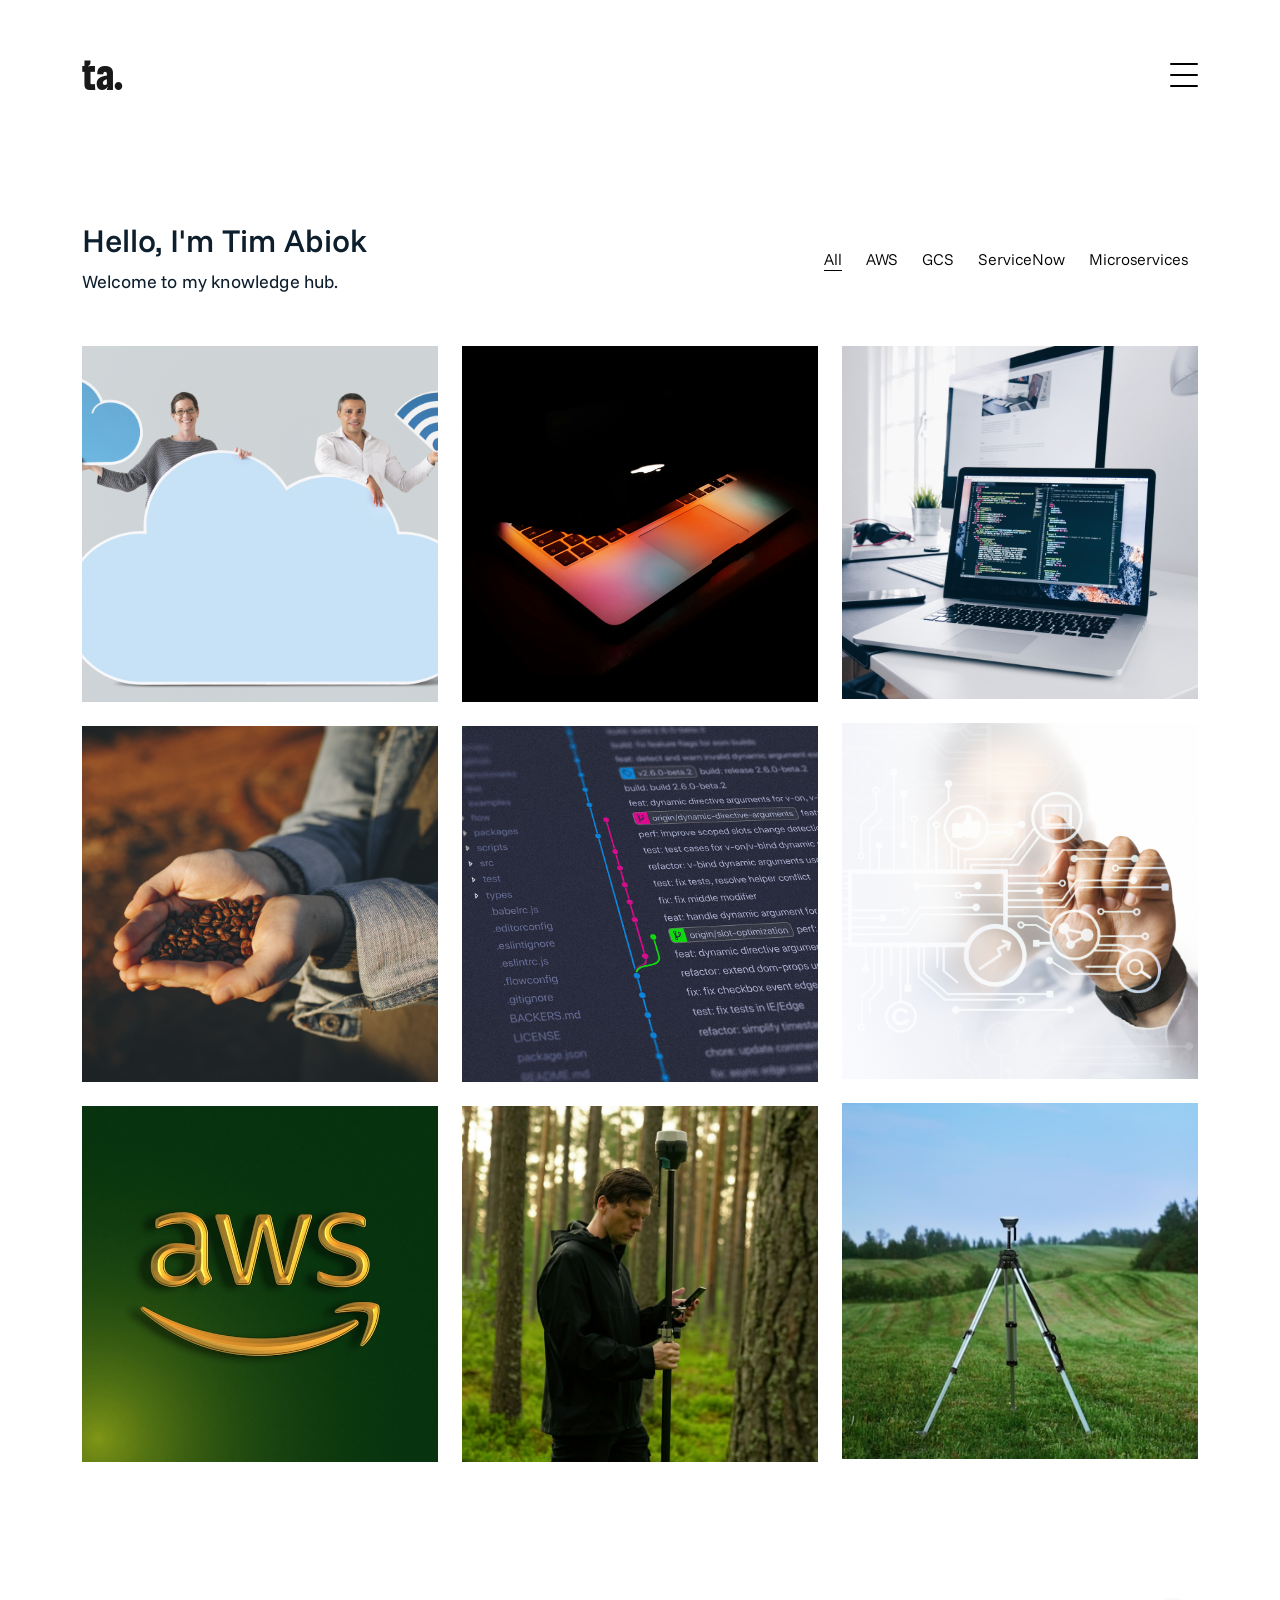
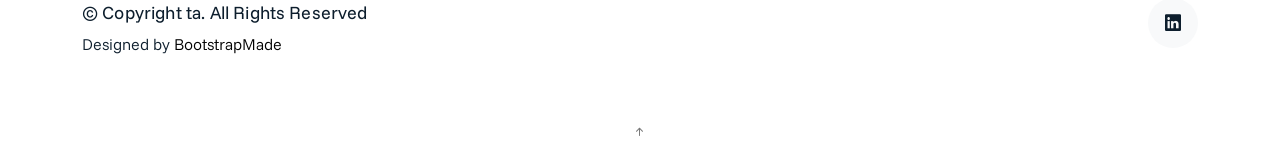
<file: index.html>
<!DOCTYPE html>
<html lang="en">

<head>
  <meta charset="utf-8">
  <meta content="width=device-width, initial-scale=1.0" name="viewport">

  <title>Tim Abiok Profile</title>
  <meta content="" name="description">
  <meta content="" name="keywords">

  <!-- Favicons -->
  <link href="assets/img/favicon.png" rel="icon">
  <link href="assets/img/apple-touch-icon.png" rel="apple-touch-icon">

  <!-- Google Fonts -->
  <link rel="preconnect" href="https://fonts.googleapis.com">
  <link rel="preconnect" href="https://fonts.gstatic.com" crossorigin>
  <link href="https://fonts.googleapis.com/css2?family=Boldonse&family=Funnel+Sans:ital,wght@0,300..800;1,300..800&display=swap" rel="stylesheet">

  <!-- Vendor CSS Files -->
  <link href="assets/vendor/aos/aos.css" rel="stylesheet">
  <link href="assets/vendor/bootstrap/css/bootstrap.min.css" rel="stylesheet">
  <link href="assets/vendor/bootstrap-icons/bootstrap-icons.css" rel="stylesheet">
  <link href="assets/vendor/swiper/swiper-bundle.min.css" rel="stylesheet">

  <!-- Template Main CSS File -->
  <link href="assets/css/style.css" rel="stylesheet">

  <!-- =======================================================
  * Template Name: MyPortfolio - v4.6.0
  * Template URL: https://bootstrapmade.com/myportfolio-bootstrap-portfolio-website-template/
  * Author: BootstrapMade.com
  * License: https://bootstrapmade.com/license/
  ======================================================== -->
</head>

<body>

  <!-- ======= Navbar ======= -->
  <div class="collapse navbar-collapse custom-navmenu" id="main-navbar">
    <div class="container py-2 py-md-5">
      <div class="row align-items-start">
        <div class="col-md-2">
          <ul class="custom-menu">
            <li class="active"><a href="index.html">Home</a></li>
            <li><a href="about.html">About Me</a></li>
            <!-- <li><a href="services.html">Services</a></li> -->
            <!-- <li><a href="works.html">Projects</a></li> -->
            <!-- <li><a href="contact.html">Contact</a></li> -->
          </ul>
        </div>
        <div class="col-md-6 d-none d-md-block  mr-auto">
          <div class="tweet d-flex">
            <!-- <a class="bi bi-twitter text-white mt-2 mr-3" href="https://twitter.com/tim_abiok">&nbsp;</a> -->
            <a class="bi bi-linkedin text-white mt-2 mr-3" href="https://www.linkedin.com/in/tim-abiok/">&nbsp;</a>
            <!-- <a class="bi bi-instagram text-white mt-2 mr-3" href="https://www.instagram.com/timabiok/">&nbsp;</a> -->
            <a class="bi bi-github text-white mt-2 mr-3" href="https://github.com/timabiok">&nbsp;</a>
            <!-- <a class="bi bi-facebook text-white mt-2 mr-3" href="https://www.facebook.com/Tim.Abiok">&nbsp;</a> -->
            <div>
              <!--<p><em><a href="#">t.co/v82jsk</a></em></p>-->
            </div>
          </div>
        </div>
        <div class="col-md-4 d-none d-md-block">
          <h3>Let's collaborate</h3>
          <p>I am a knowledge ethusiast passionate about learning and sharing. Send me an email at<br> <a href="#">tim.abiok@gmail.com</a></p>
        </div>
      </div>

    </div>
  </div>

  <nav class="navbar navbar-light custom-navbar">
    <div class="container">
      <a class="navbar-brand boldonse-regular" href="index.html">ta.</a>
      <a href="#" class="burger" data-bs-toggle="collapse" data-bs-target="#main-navbar">
        <span></span>
      </a>
    </div>
  </nav>

  <main id="main">

    <!-- ======= Works Section ======= -->
    <section class="section site-portfolio">
      <div class="container">
        <div class="row mb-5 align-items-center">
          <div class="col-md-12 col-lg-6 mb-4 mb-lg-0" data-aos="fade-up">
            <h2>Hello, I'm Tim Abiok</h2>
            <p class="mb-0">Welcome to my knowledge hub.</p>
          </div>
          <div class="col-md-12 col-lg-6 text-start text-lg-end" data-aos="fade-up" data-aos-delay="100">
            <div id="filters" class="filters">
              <a href="#" data-filter="*" class="active">All</a>
              <a href="#" data-filter=".aws">AWS</a>
              <a href="#" data-filter=".gcs">GCS</a>
              <a href="#" data-filter=".servicenow">ServiceNow</a>
              <a href="#" data-filter=".microservices">Microservices</a>
            </div>
          </div>
        </div>
        <div id="portfolio-grid" class="row no-gutter" data-aos="fade-up" data-aos-delay="200">
          <div class="item aws col-sm-6 col-md-4 col-lg-4 mb-4">
            <a href="articles/keycloak-aws-deployment/article.html" class="item-wrap fancybox">
              <div class="work-info">
                <h3>Keycloak AWS<br/>Deployment</h3>
                <span>LEARN HOW</span>
              </div>
              <img class="img-fluid" src="assets/img/cloud-sm.png">
            </a>
          </div>
          <div class="item aws servicenow col-sm-6 col-md-4 col-lg-4 mb-4">
            <a href="articles/aws-ci-request-management-with-servicenow/article.html" class="item-wrap fancybox">
              <div class="work-info">
                <h3>AWS CI Request<br/>Management with<br/>ServiceNow</h3>
                <span>LEARN HOW</span>
              </div>
              <img class="img-fluid" src="assets/img/wealth-small.jpg">
            </a>
          </div>
          <div class="item gcs servicenow col-sm-6 col-md-4 col-lg-4 mb-4">
            <a href="articles/servicenow-document-management-with-gcs/article.html" class="item-wrap fancybox">
              <div class="work-info">
                <h3>ServiceNow Document<br/>Management with<br/>GCS</h3>
                <span>LEARN HOW</span>
              </div>
              <img class="img-fluid" src="assets/img/java-office.png">
            </a>
          </div>
          <div class="item design col-sm-6 col-md-4 col-lg-4 mb-4">
            <a href="articles/docker-servicenow-deployment/article.html" class="item-wrap fancybox">
              <div class="work-info">
                <h3>Docker ServiceNow<br/>Deployment</h3>
                <span>LEARN HOW</span>
              </div>
              <img class="img-fluid" src="assets/img/docker-small.png">
            </a>
          </div>
          <div class="item photography col-sm-6 col-md-4 col-lg-4 mb-4">
            <a href="articles/ecs-servicenow-deployment/article.html" class="item-wrap fancybox">
              <div class="work-info">
                <h3>ECS ServiceNow<br/>Deployment</h3>
                <span>LEARN HOW</span>
              </div>
              <img class="img-fluid" src="assets/img/wealth-coffee-sm.png">
            </a>
          </div>
          <div class="item servicenow aws col-sm-6 col-md-4 col-lg-4 mb-4">
            <a href="articles/asg-servicenow-deployment/article.html" class="item-wrap fancybox">
              <div class="work-info">
                <h3>ASG ServiceNow<br/>Deployment</h3>
                <span>LEARN HOW</span>
              </div>
              <img class="img-fluid" src="assets/img/java-code.png">
            </a>
          </div>
          <div class="item servicenow microservices aws col-sm-6 col-md-4 col-lg-4 mb-4">
            <a href="articles/eks-servicenow-deployment/article.html" class="item-wrap fancybox">
              <div class="work-info">
                <h3>EKS ServiceNow<br/>Deployment</h3>
                <span>LEARN HOW</span>
              </div>
              <img class="img-fluid" src="assets/img/google-1.jpg">
            </a>
          </div>
          <div class="item servicenow aws col-sm-6 col-md-4 col-lg-4 mb-4">
            <a href="articles/private-api-gateway-deployment/article.html" class="item-wrap fancybox">
              <div class="work-info">
                <h3>Private API<br/>Gateway Deployment</h3>
                <span>LEARN HOW</span>
              </div>
              <img class="img-fluid" src="assets/img/aws-green.jpg">
            </a>
          </div>
          <div class="item gis col-sm-6 col-md-4 col-lg-4 mb-4">
            <a href="articles/
            gcp-api-deployment/article.html" class="item-wrap fancybox">
              <div class="work-info">
                <h3>ESRI Mapping<br/>with Java</h3>
                <span>LEARN HOW</span>
              </div>
              <img class="img-fluid" src="assets/img/esri-1.jpg">
            </a>
          </div>
        </div>
      </div>
    </section><!-- End  Works Section -->

    <!-- ======= Clients Section ======= -->
    <!-- <section class="section">
      <div class="container">
        <div class="row justify-content-center text-center mb-4">
          <div class="col-5">
            <h3 class="h3 heading">My Partners</h3>
            <p>Lorem ipsum dolor sit amet consectetur adipisicing elit explicabo inventore.</p>
          </div>
        </div>
        <div class="row">
          <div class="col-4 col-sm-4 col-md-2">
            <a href="#" class="client-logo"><img src="assets/img/logo-adobe.png" alt="Image" class="img-fluid"></a>
          </div>
          <div class="col-4 col-sm-4 col-md-2">
            <a href="#" class="client-logo"><img src="assets/img/logo-uber.png" alt="Image" class="img-fluid"></a>
          </div>
          <div class="col-4 col-sm-4 col-md-2">
            <a href="#" class="client-logo"><img src="assets/img/logo-apple.png" alt="Image" class="img-fluid"></a>
          </div>
          <div class="col-4 col-sm-4 col-md-2">
            <a href="#" class="client-logo"><img src="assets/img/logo-netflix.png" alt="Image" class="img-fluid"></a>
          </div>
          <div class="col-4 col-sm-4 col-md-2">
            <a href="#" class="client-logo"><img src="assets/img/logo-nike.png" alt="Image" class="img-fluid"></a>
          </div>
          <div class="col-4 col-sm-4 col-md-2">
            <a href="#" class="client-logo"><img src="assets/img/logo-google.png" alt="Image" class="img-fluid"></a>
          </div>

        </div>
      </div>
    </section> -->
    
    <!-- End Clients Section -->

    <!-- ======= Services Section ======= -->
    <!-- <section class="section services">
      <div class="container">
        <div class="row justify-content-center text-center mb-4">
          <div class="col-5">
            <h3 class="h3 heading">My Services</h3>
            <p>Lorem ipsum dolor sit amet consectetur adipisicing elit explicabo inventore.</p>
          </div>
        </div>
        <div class="row">

          <div class="col-12 col-sm-6 col-md-6 col-lg-3">
            <i class="bi bi-card-checklist"></i>
            <h4 class="h4 mb-2">Web Design</h4>
            <p>Lorem ipsum dolor sit amet consectetur adipisicing elit explicabo inventore.</p>
            <ul class="list-unstyled list-line">
              <li>Lorem ipsum dolor sit amet consectetur adipisicing</li>
              <li>Non pariatur nisi</li>
              <li>Magnam soluta quod</li>
              <li>Lorem ipsum dolor</li>
              <li>Cumque quae aliquam</li>
            </ul>
          </div>
          <div class="col-12 col-sm-6 col-md-6 col-lg-3">
            <i class="bi bi-binoculars"></i>
            <h4 class="h4 mb-2">Mobile Applications</h4>
            <p>Lorem ipsum dolor sit amet consectetur adipisicing elit explicabo inventore.</p>
            <ul class="list-unstyled list-line">
              <li>Lorem ipsum dolor sit amet consectetur adipisicing</li>
              <li>Non pariatur nisi</li>
              <li>Magnam soluta quod</li>
              <li>Lorem ipsum dolor</li>
              <li>Cumque quae aliquam</li>
            </ul>
          </div>
          <div class="col-12 col-sm-6 col-md-6 col-lg-3">
            <i class="bi bi-brightness-high"></i>
            <h4 class="h4 mb-2">Graphic Design</h4>
            <p>Lorem ipsum dolor sit amet consectetur adipisicing elit explicabo inventore.</p>
            <ul class="list-unstyled list-line">
              <li>Lorem ipsum dolor sit amet consectetur adipisicing</li>
              <li>Non pariatur nisi</li>
              <li>Magnam soluta quod</li>
              <li>Lorem ipsum dolor</li>
              <li>Cumque quae aliquam</li>
            </ul>
          </div>
          <div class="col-12 col-sm-6 col-md-6 col-lg-3">
            <i class="bi bi-calendar4-week"></i>
            <h4 class="h4 mb-2">SEO</h4>
            <p>Lorem ipsum dolor sit amet consectetur adipisicing elit explicabo inventore.</p>
            <ul class="list-unstyled list-line">
              <li>Lorem ipsum dolor sit amet consectetur adipisicing</li>
              <li>Non pariatur nisi</li>
              <li>Magnam soluta quod</li>
              <li>Lorem ipsum dolor</li>
              <li>Cumque quae aliquam</li>
            </ul>
          </div>
        </div>
      </div> -->
    </section><!-- End Services Section -->
<!-- comment out testimonials -->



    <!-- ======= Testimonials Section ======= -->
    <!-- <section class="section pt-0">
      <div class="container">

        <div class="testimonials-slider swiper" data-aos="fade-up" data-aos-delay="100">
          <div class="swiper-wrapper">

            <div class="swiper-slide">
              <div class="testimonial-wrap">
                <div class="testimonial">
                  <img src="assets/img/person_1.jpg" alt="Image" class="img-fluid">
                  <blockquote>
                    <p>Lorem ipsum dolor sit amet consectetur adipisicing elit. Quisquam necessitatibus incidunt ut officiis
                      explicabo inventore.</p>
                  </blockquote>
                  <p>&mdash; Jean Hicks</p>
                </div>
              </div>
            </div> -->
            <!-- End testimonial item -->
<!-- 
            <div class="swiper-slide">
              <div class="testimonial-wrap">
                <div class="testimonial">
                  <img src="assets/img/person_2.jpg" alt="Image" class="img-fluid">
                  <blockquote>
                    <p>Lorem ipsum dolor sit amet consectetur adipisicing elit. Quisquam necessitatibus incidunt ut officiis
                      explicabo inventore.</p>
                  </blockquote>
                  <p>&mdash; Chris Stanworth</p>
                </div>
              </div>
            </div>-->
            <!-- End testimonial item -->
<!--
          </div>
          <div class="swiper-pagination"></div>
        </div>

      </div>
    </section> -->
    <!-- End Testimonials Section -->


<!-- comment out testimonials -->

  </main><!-- End #main -->

  <!-- ======= Footer ======= -->
  <footer class="footer" role="contentinfo">
    <div class="container">
      <div class="row">
        <div class="col-sm-6">
          <p class="mb-1">&copy; Copyright ta. All Rights Reserved</p>
          <div class="credits">
            <!--
            All the links in the footer should remain intact.
            You can delete the links only if you purchased the pro version.
            Licensing information: https://bootstrapmade.com/license/
            Purchase the pro version with working PHP/AJAX contact form: https://bootstrapmade.com/buy/?theme=MyPortfolio
          -->
            Designed by <a href="https://bootstrapmade.com/">BootstrapMade</a>
          </div>
        </div>
        <div class="col-sm-6 social text-md-end">
          <!-- <a href="#"><span class="bi bi-twitter"></span></a> -->
          <!-- <a href="#"><span class="bi bi-facebook"></span></a> -->
          <!-- <a href="#"><span class="bi bi-instagram"></span></a> -->
          <a href="https://www.linkedin.com/in/tim-abiok"><span class="bi bi-linkedin"></span></a>
        </div>
      </div>
    </div>
  </footer>

  <a href="#" class="back-to-top d-flex align-items-center justify-content-center"><i class="bi bi-arrow-up-short"></i></a>

  <!-- Vendor JS Files -->
  <script src="assets/vendor/aos/aos.js"></script>
  <script src="assets/vendor/bootstrap/js/bootstrap.bundle.min.js"></script>
  <script src="assets/vendor/isotope-layout/isotope.pkgd.min.js"></script>
  <script src="assets/vendor/php-email-form/validate.js"></script>
  <script src="assets/vendor/swiper/swiper-bundle.min.js"></script>

  <!-- Template Main JS File -->
  <script src="assets/js/main.js"></script>

</body>

</html>
</file>
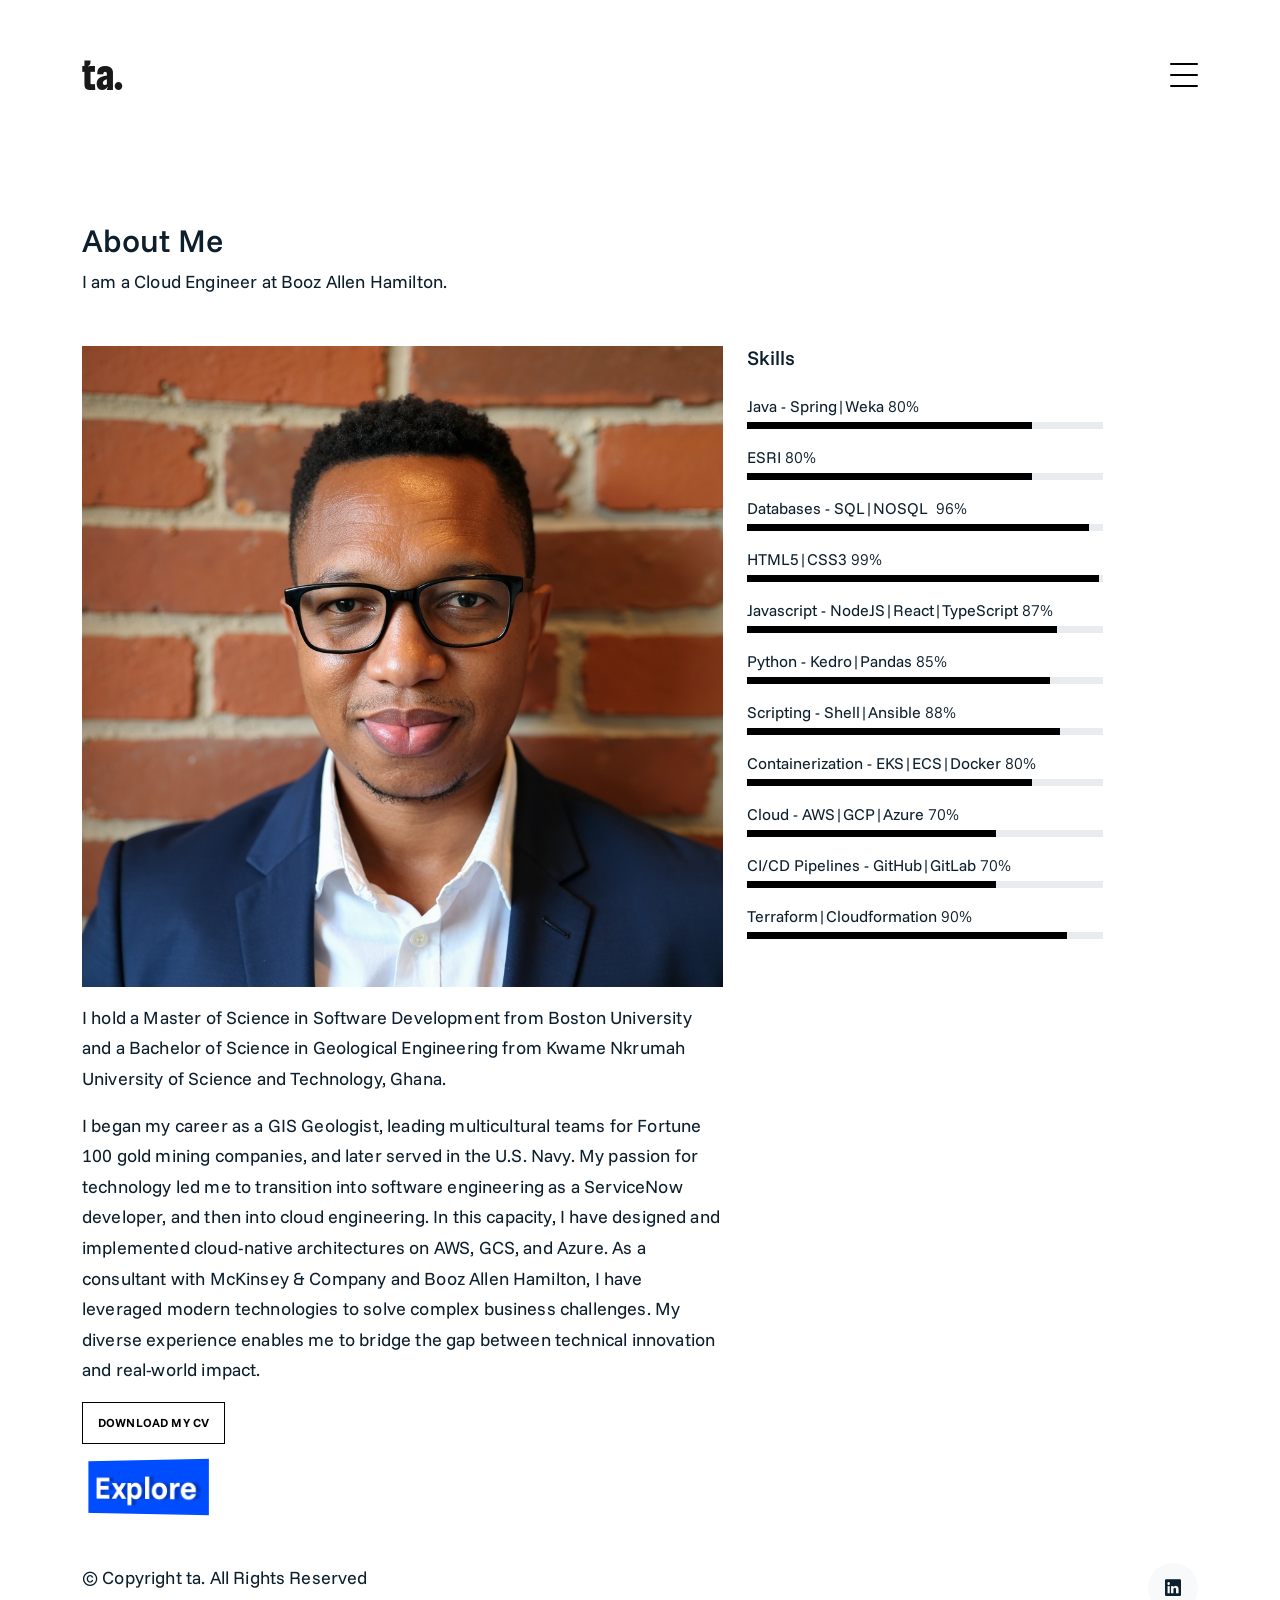
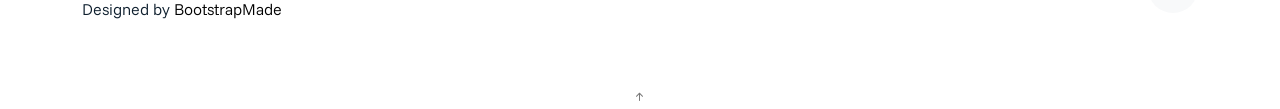
<file: about.html>
<!DOCTYPE html>
<html lang="en">

<head>
  <meta charset="utf-8">
  <meta content="width=device-width, initial-scale=1.0" name="viewport">

  <title>ta. - About</title>
  <meta content="" name="description">
  <meta content="" name="keywords">

  <!-- Favicons -->
  <link href="assets/img/favicon.png" rel="icon">
  <link href="assets/img/apple-touch-icon.png" rel="apple-touch-icon">
  
  <!-- Google Fonts -->
  <link rel="preconnect" href="https://fonts.googleapis.com">
  <link rel="preconnect" href="https://fonts.gstatic.com" crossorigin>
  <link href="https://fonts.googleapis.com/css2?family=Boldonse&family=Funnel+Sans:ital,wght@0,300..800;1,300..800&display=swap" rel="stylesheet">

  <!-- Vendor CSS Files -->
  <link href="assets/vendor/aos/aos.css" rel="stylesheet">
  <link href="assets/vendor/bootstrap/css/bootstrap.min.css" rel="stylesheet">
  <link href="assets/vendor/bootstrap-icons/bootstrap-icons.css" rel="stylesheet">
  <link href="assets/vendor/swiper/swiper-bundle.min.css" rel="stylesheet">

  <!-- Template Main CSS File -->
  <link href="assets/css/style.css" rel="stylesheet">

  <!-- =======================================================
  * Template Name: MyPortfolio - v4.6.0
  * Template URL: https://bootstrapmade.com/myportfolio-bootstrap-portfolio-website-template/
  * Author: BootstrapMade.com
  * License: https://bootstrapmade.com/license/
  ======================================================== -->
</head>

<body>

  <!-- ======= Navbar ======= -->
  <div class="collapse navbar-collapse custom-navmenu" id="main-navbar">
    <div class="container py-2 py-md-5">
      <div class="row align-items-start">
        <div class="col-md-2">
          <ul class="custom-menu">
            <li class="active"><a href="index.html">Home</a></li>
            <li><a href="about.html">About Me</a></li>
            <!-- <li><a href="services.html">Services</a></li> -->
            <!-- <li><a href="works.html">Projects</a></li> -->
            <!-- <li><a href="contact.html">Contact</a></li> -->
          </ul>
        </div>
        <div class="col-md-6 d-none d-md-block  mr-auto">
          <div class="tweet d-flex">
            <a class="bi bi-linkedin text-white mt-2 mr-3" href="https://www.linkedin.com/in/tim-abiok">&nbsp;</a>
            <a class="bi bi-github text-white mt-2 mr-3" href="https://github.com/timabiok">&nbsp;</a>

            <div>
              <!--<p><em><a href="#">t.co/v82jsk</a></em></p>-->
            </div>
          </div>
        </div>
        <div class="col-md-4 d-none d-md-block">
          <h3>Let's collaborate</h3>
          <p>I am a knowledge ethusiast passionate about learning and sharing. Send me an email at <br> <a href="#">tim.abiok@gmail.com</a></p>
        </div>
      </div>

    </div>
  </div>

  <nav class="navbar navbar-light custom-navbar">
    <div class="container">
      <a class="navbar-brand boldonse-regular" href="index.html">ta.</a>
      <a href="#" class="burger" data-bs-toggle="collapse" data-bs-target="#main-navbar">
        <span></span>
      </a>
    </div>
  </nav>

  <main id="main">

    <section class="section pb-5">
      <div class="container">
        <div class="row mb-5 align-items-end">
          <div class="col-md-6" data-aos="fade-up">

            <h2>About Me</h2>
            <p class="mb-0">I am a Cloud Engineer at Booz Allen Hamilton.</p>
          </div>

        </div>

        <div class="row">
          <div class="col-md-4 ml-auto order-2" data-aos="fade-up">
            <h3 class="h3 mb-4">Skills</h3>
            <ul class="list-unstyled">
              <li class="mb-3">
                <div class="d-flex mb-1">
                  <strong>Java - Spring|Weka&nbsp;</strong>
                  <span class="ml-auto">80%</span>
                </div>
                <div class="progress custom-progress">
                  <div class="progress-bar" role="progressbar" style="width: 80%" aria-valuenow="80" aria-valuemin="0" aria-valuemax="100"></div>
                </div>
              </li>
              <li class="mb-3">
                <div class="d-flex mb-1">
                  <strong>ESRI&nbsp;</strong>
                  <span class="ml-auto">80%</span>
                </div>
                <div class="progress custom-progress">
                  <div class="progress-bar" role="progressbar" style="width: 80%" aria-valuenow="80" aria-valuemin="0" aria-valuemax="100"></div>
                </div>
              </li>
              <li class="mb-3">
                <div class="d-flex mb-1">
                  <strong>Databases - SQL|NOSQL &nbsp;</strong>
                  <span class="ml-auto">96%</span>
                </div>
                <div class="progress custom-progress">
                  <div class="progress-bar" role="progressbar" style="width: 96%" aria-valuenow="96" aria-valuemin="0" aria-valuemax="100"></div>
                </div>
              </li>
              <li class="mb-3">
                <div class="d-flex mb-1">
                  <strong>HTML5|CSS3&nbsp;</strong>
                  <span class="ml-auto">99%</span>
                </div>
                <div class="progress custom-progress">
                  <div class="progress-bar" role="progressbar" style="width: 99%" aria-valuenow="99" aria-valuemin="0" aria-valuemax="100"></div>
                </div>
              </li>
              <li class="mb-3">
                <div class="d-flex mb-1">
                  <strong>Javascript - NodeJS|React|TypeScript&nbsp;</strong>
                  <span class="ml-auto">87%</span>
                </div>
                <div class="progress custom-progress">
                  <div class="progress-bar" role="progressbar" style="width: 87%" aria-valuenow="87" aria-valuemin="0" aria-valuemax="100"></div>
                </div>
              </li>
              <li class="mb-3">
                <div class="d-flex mb-1">
                  <strong>Python - Kedro|Pandas&nbsp;</strong>
                  <span class="ml-auto">85%</span>
                </div>
                <div class="progress custom-progress">
                  <div class="progress-bar" role="progressbar" style="width: 85%" aria-valuenow="85" aria-valuemin="0" aria-valuemax="100"></div>
                </div>
              </li>
              <li class="mb-3">
                <div class="d-flex mb-1">
                  <strong>Scripting - Shell|Ansible&nbsp;</strong>
                  <span class="ml-auto">88%</span>
                </div>
                <div class="progress custom-progress">
                  <div class="progress-bar" role="progressbar" style="width: 88%" aria-valuenow="88" aria-valuemin="0" aria-valuemax="100"></div>
                </div>
              </li>
              <li class="mb-3">
                <div class="d-flex mb-1">
                  <strong>Containerization - EKS|ECS|Docker&nbsp;</strong>
                  <span class="ml-auto">80%</span>
                </div>
                <div class="progress custom-progress">
                  <div class="progress-bar" role="progressbar" style="width: 80%" aria-valuenow="80" aria-valuemin="0" aria-valuemax="100"></div>
                </div>
              </li>
              <li class="mb-3">
                <div class="d-flex mb-1">
                  <strong>Cloud - AWS|GCP|Azure&nbsp;</strong>
                  <span class="ml-auto">70%</span>
                </div>
                <div class="progress custom-progress">
                  <div class="progress-bar" role="progressbar" style="width: 70%" aria-valuenow="70" aria-valuemin="0" aria-valuemax="100"></div>
                </div>
              </li>
              <li class="mb-3">
                <div class="d-flex mb-1">
                  <strong>CI/CD Pipelines - GitHub|GitLab&nbsp;</strong>
                  <span class="ml-auto">70%</span>
                </div>
                <div class="progress custom-progress">
                  <div class="progress-bar" role="progressbar" style="width: 70%" aria-valuenow="70" aria-valuemin="0" aria-valuemax="100"></div>
                </div>
              </li>
              <li class="mb-3">
                <div class="d-flex mb-1">
                  <strong>Terraform|Cloudformation&nbsp;</strong>
                  <span class="ml-auto">90%</span>
                </div>
                <div class="progress custom-progress">
                  <div class="progress-bar" role="progressbar" style="width: 90%" aria-valuenow="90" aria-valuemin="0" aria-valuemax="100"></div>
                </div>
              </li>
            </ul>
          </div>

          <div class="col-md-7 mb-5 mb-md-0" data-aos="fade-up">
            <p><img src="assets/img/timabiok-2.jpeg" alt="Image" class="img-fluid"></p>
            <p>I hold a Master of Science in Software Development from Boston University and a Bachelor of Science in Geological Engineering from Kwame Nkrumah University of Science and Technology, Ghana.
            </p>
            <p>I began my career as a GIS Geologist, leading multicultural teams for Fortune 100 gold mining companies, and later served in the U.S. Navy. My passion for technology led me to transition into software engineering as a ServiceNow developer, and then into cloud engineering. In this capacity, I have designed and implemented cloud-native architectures on AWS, GCS, and Azure. As a consultant with McKinsey & Company and Booz Allen Hamilton, I have leveraged modern technologies to solve complex business challenges. My diverse experience enables me to bridge the gap between technical innovation and real-world impact.
            </p>
            <p><a href="assets/doc/TIMOTHY-ABIOK-RESUME.docx" class="readmore">Download my CV</a></p>
            
            <style>
              
            /* CSS */
            .button-92 {
              --c: #fff;
              /* text color */
              background: linear-gradient(90deg, #0000 33%, #fff5, #0000 67%) var(--_p,100%)/300% no-repeat,
                #004dff;
              /* background color */
              color: #0000;
              border: none;
              transform: perspective(500px) rotateY(calc(20deg*var(--_i,-1)));
              text-shadow: calc(var(--_i,-1)* 0.08em) -.01em 0   var(--c),
                calc(var(--_i,-1)*-0.08em)  .01em 2px #0004;
              outline-offset: .1em;
              transition: 0.3s;
            }

            .button-92:hover,
            .button-92:focus-visible {
              --_p: 0%;
              --_i: 1;
            }

            .button-92:active {
              text-shadow: none;
              color: var(--c);
              box-shadow: inset 0 0 9e9q #0005;
              transition: 0s;
            }

            .button-92 {
              font-weight: bold;
              font-size: 2rem;
              margin: 0;
              cursor: pointer;
              padding: .1em .3em;
            }
            </style>

            <!-- HTML !-->
            <button class="button-92" role="button" onclick="location.href='/index.html'">Explore</button>

          </div>

        </div>

      </div>

    </section>

  </main><!-- End #main -->

  <!-- ======= Footer ======= -->
  <footer class="footer" role="contentinfo">
    <div class="container">
      <div class="row">
        <div class="col-sm-6">
          <p class="mb-1">&copy; Copyright ta. All Rights Reserved</p>
          <div class="credits">
            <!--
            All the links in the footer should remain intact.
            You can delete the links only if you purchased the pro version.
            Licensing information: https://bootstrapmade.com/license/
            Purchase the pro version with working PHP/AJAX contact form: https://bootstrapmade.com/buy/?theme=MyPortfolio
          -->
            Designed by <a href="https://bootstrapmade.com/">BootstrapMade</a>
          </div>
        </div>
        <div class="col-sm-6 social text-md-end">
          <a href="https://www.linkedin.com/in/tim-abiok"><span class="bi bi-linkedin" ></span></a>
        </div>
      </div>
    </div>
  </footer>

  <a href="#" class="back-to-top d-flex align-items-center justify-content-center"><i class="bi bi-arrow-up-short"></i></a>

  <!-- Vendor JS Files -->
  <script src="assets/vendor/aos/aos.js"></script>
  <script src="assets/vendor/bootstrap/js/bootstrap.bundle.min.js"></script>
  <script src="assets/vendor/isotope-layout/isotope.pkgd.min.js"></script>
  <script src="assets/vendor/php-email-form/validate.js"></script>
  <script src="assets/vendor/swiper/swiper-bundle.min.js"></script>

  <!-- Template Main JS File -->
  <script src="assets/js/main.js"></script>

</body>

</html>
</file>
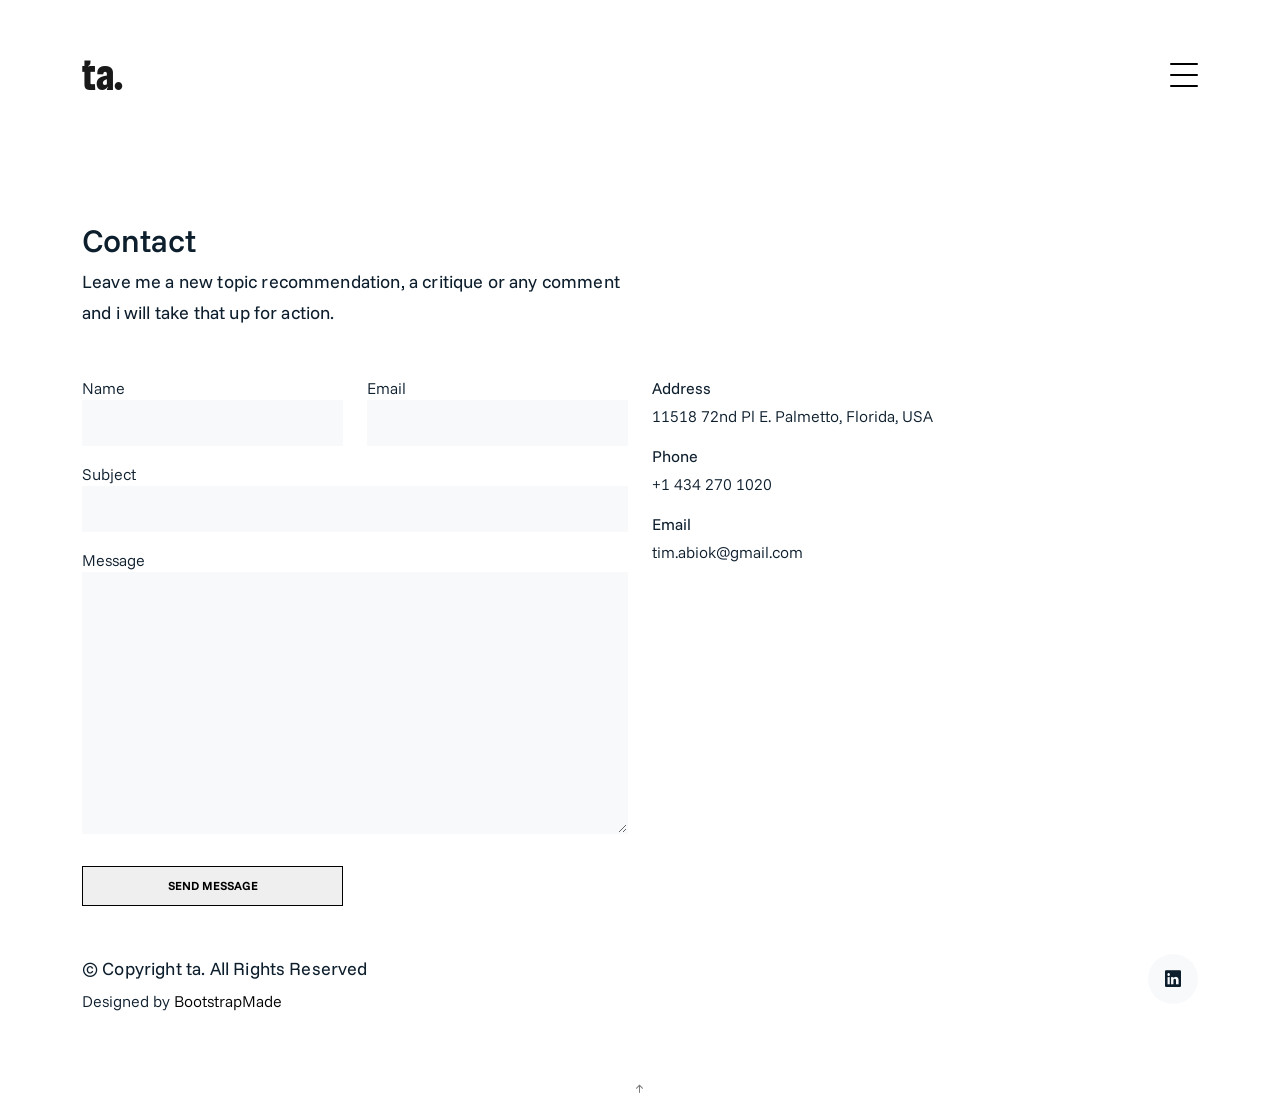
<file: contact.html>
<!DOCTYPE html>
<html lang="en">

<head>
  <meta charset="utf-8">
  <meta content="width=device-width, initial-scale=1.0" name="viewport">

  <title>ta. - Contact</title>
  <meta content="" name="description">
  <meta content="" name="keywords">

  <!-- Favicons -->
  <link href="assets/img/favicon.png" rel="icon">
  <link href="assets/img/apple-touch-icon.png" rel="apple-touch-icon">

  <!-- Google Fonts -->
  <link rel="preconnect" href="https://fonts.googleapis.com">
  <link rel="preconnect" href="https://fonts.gstatic.com" crossorigin>
  <link href="https://fonts.googleapis.com/css2?family=Boldonse&family=Funnel+Sans:ital,wght@0,300..800;1,300..800&display=swap" rel="stylesheet">
    

  <!-- Vendor CSS Files -->
  <link href="assets/vendor/aos/aos.css" rel="stylesheet">
  <link href="assets/vendor/bootstrap/css/bootstrap.min.css" rel="stylesheet">
  <link href="assets/vendor/bootstrap-icons/bootstrap-icons.css" rel="stylesheet">
  <link href="assets/vendor/swiper/swiper-bundle.min.css" rel="stylesheet">

  <!-- Template Main CSS File -->
  <link href="assets/css/style.css" rel="stylesheet">

  <!-- =======================================================
  * Template Name: MyPortfolio - v4.6.0
  * Template URL: https://bootstrapmade.com/myportfolio-bootstrap-portfolio-website-template/
  * Author: BootstrapMade.com
  * License: https://bootstrapmade.com/license/
  ======================================================== -->
</head>

<body>
<!-- ======= Navbar ======= -->
<div class="collapse navbar-collapse custom-navmenu" id="main-navbar">
  <div class="container py-2 py-md-5">
    <div class="row align-items-start">
      <div class="col-md-2">
        <ul class="custom-menu">
          <li class="active"><a href="index.html">Home</a></li>
          <li><a href="about.html">About Me</a></li>
          <!-- <li><a href="services.html">Services</a></li> -->
          <!-- <li><a href="works.html">Projects</a></li> -->
          <!-- <li><a href="contact.html">Contact</a></li> -->
        </ul>
      </div>
      <div class="col-md-6 d-none d-md-block  mr-auto">
        <div class="tweet d-flex">
          <!-- <a class="bi bi-twitter text-white mt-2 mr-3" href="https://twitter.com/tim_abiok">&nbsp;</a> -->
          <a class="bi bi-linkedin text-white mt-2 mr-3" href="https://www.linkedin.com/in/tim-abiok/">&nbsp;</a>
          <!-- <a class="bi bi-instagram text-white mt-2 mr-3" href="https://www.instagram.com/timabiok/">&nbsp;</a> -->
          <a class="bi bi-github text-white mt-2 mr-3" href="https://github.com/timabiok">&nbsp;</a>
          <!-- <a class="bi bi-facebook text-white mt-2 mr-3" href="https://www.facebook.com/Tim.Abiok">&nbsp;</a> -->

          <div>
            <!--<p><em><a href="#">t.co/v82jsk</a></em></p>-->
          </div>
        </div>
      </div>
      <div class="col-md-4 d-none d-md-block">
        <h3>Let's collaborate</h3>
        <p>I am a knowledge ethusiast passionate about learning and sharing. Send me an email at <br> <a href="#">tim.abiok@gmail.com</a></p>
      </div>
    </div>

  </div>
</div>

<nav class="navbar navbar-light custom-navbar">
  <div class="container">
    <a class="navbar-brand boldonse-regular" href="index.html">ta.</a>
    <a href="#" class="burger" data-bs-toggle="collapse" data-bs-target="#main-navbar">
      <span></span>
    </a>
  </div>
</nav>

  <main id="main">

    <section class="section pb-5">
      <div class="container">

        <div class="row mb-5 align-items-end">
          <div class="col-md-6" data-aos="fade-up">
            <h2>Contact</h2>
            <p class="mb-0">Leave me a new topic recommendation, a critique or any comment and i will take that up for action.
            </p>
          </div>

        </div>

        <div class="row">
          <div class="col-md-6 mb-5 mb-md-0" data-aos="fade-up">

            <form action="forms/contact.php" method="post" role="form" class="php-email-form">

              <div class="row gy-3">
                <div class="col-md-6 form-group">
                  <label for="name">Name</label>
                  <input type="text" name="name" class="form-control" id="name" required>
                </div>
                <div class="col-md-6 form-group">
                  <label for="name">Email</label>
                  <input type="email" class="form-control" name="email" id="email" required>
                </div>
                <div class="col-md-12 form-group">
                  <label for="name">Subject</label>
                  <input type="text" class="form-control" name="subject" id="subject" required>
                </div>
                <div class="col-md-12 form-group">
                  <label for="name">Message</label>
                  <textarea class="form-control" name="message" cols="30" rows="10" required></textarea>
                </div>

                <div class="col-md-12 my-3">
                  <div class="loading">Loading</div>
                  <div class="error-message"></div>
                  <div class="sent-message">Your message has been sent. Thank you!</div>
                </div>

                <div class="col-md-6 mt-0 form-group">
                  <input type="submit" class="readmore d-block w-100" value="Send Message">
                </div>
              </div>

            </form>

          </div>

          <div class="col-md-4 ml-auto order-2" data-aos="fade-up">
            <ul class="list-unstyled">
              <li class="mb-3">
                <strong class="d-block mb-1">Address</strong>
                <span>11518 72nd Pl E. Palmetto, Florida, USA</span>
              </li>
              <li class="mb-3">
                <strong class="d-block mb-1">Phone</strong>
                <span>+1 434 270 1020</span>
              </li>
              <li class="mb-3">
                <strong class="d-block mb-1">Email</strong>
                <span>tim.abiok@gmail.com</span>
              </li>
            </ul>
          </div>

        </div>

      </div>

    </section>

  </main><!-- End #main -->

  <!-- ======= Footer ======= -->
  <footer class="footer" role="contentinfo">
    <div class="container">
      <div class="row">
        <div class="col-sm-6">
          <p class="mb-1">&copy; Copyright ta. All Rights Reserved</p>
          <div class="credits">
            <!--
            All the links in the footer should remain intact.
            You can delete the links only if you purchased the pro version.
            Licensing information: https://bootstrapmade.com/license/
            Purchase the pro version with working PHP/AJAX contact form: https://bootstrapmade.com/buy/?theme=MyPortfolio
          -->
            Designed by <a href="https://bootstrapmade.com/">BootstrapMade</a>
          </div>
        </div>
        <div class="col-sm-6 social text-md-end">
          <!-- <a href="#"><span class="bi bi-twitter"></span></a> -->
          <!-- <a href="#"><span class="bi bi-facebook"></span></a> -->
          <!-- <a href="#"><span class="bi bi-instagram"></span></a> -->
          <a href="#"><span class="bi bi-linkedin"></span></a>
        </div>
      </div>
    </div>
  </footer>

  <a href="#" class="back-to-top d-flex align-items-center justify-content-center"><i class="bi bi-arrow-up-short"></i></a>

  <!-- Vendor JS Files -->
  <script src="assets/vendor/aos/aos.js"></script>
  <script src="assets/vendor/bootstrap/js/bootstrap.bundle.min.js"></script>
  <script src="assets/vendor/isotope-layout/isotope.pkgd.min.js"></script>
  <script src="assets/vendor/php-email-form/validate.js"></script>
  <script src="assets/vendor/swiper/swiper-bundle.min.js"></script>

  <!-- Template Main JS File -->
  <script src="assets/js/main.js"></script>

</body>

</html>
</file>
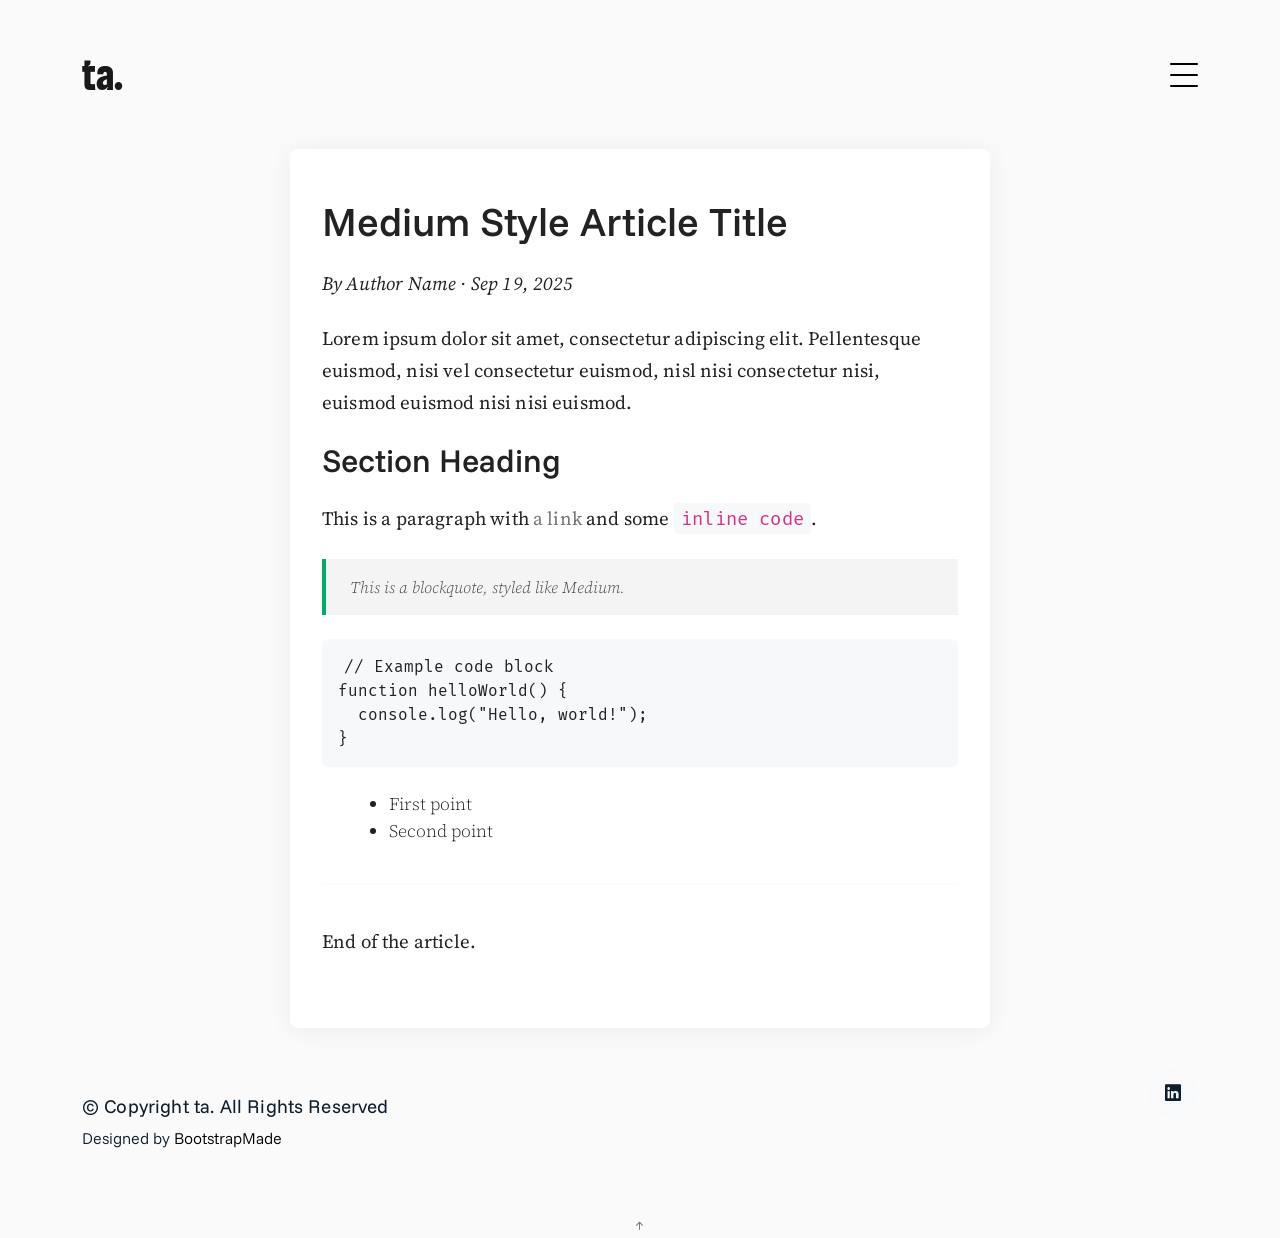
<file: articles/asg-servicenow-deployment/article.html>
<!DOCTYPE html>
<html lang="en">

<head>
  <meta charset="utf-8">
  <meta content="width=device-width, initial-scale=1.0" name="viewport">

  <title>ta. - About</title>
  <meta content="" name="description">
  <meta content="" name="keywords">

  <!-- Favicons -->
  <link href="../../../assets/img/favicon.png" rel="icon">
  <link href="../../../assets/img/apple-touch-icon.png" rel="apple-touch-icon">

  <!-- Google Fonts -->
  <link rel="preconnect" href="https://fonts.googleapis.com">
  <link rel="preconnect" href="https://fonts.gstatic.com" crossorigin>
  <link href="https://fonts.googleapis.com/css2?family=Boldonse&family=Funnel+Sans:ital,wght@0,300..800;1,300..800&display=swap" rel="stylesheet">

  <!-- Vendor CSS Files -->
  <link href="../../../assets/vendor/aos/aos.css" rel="stylesheet">
  <link href="../../../assets/vendor/bootstrap/css/bootstrap.min.css" rel="stylesheet">
  <link href="../../../assets/vendor/bootstrap-icons/bootstrap-icons.css" rel="stylesheet">
  <link href="../../../assets/vendor/swiper/swiper-bundle.min.css" rel="stylesheet">

  <!-- Template Main CSS File -->
  <link href="../../../assets/css/style.css" rel="stylesheet">

  <meta name="viewport" content="width=device-width, initial-scale=1.0">
  <!-- Google Fonts: Source Serif 4 (body/headings), Inter (UI/meta), Fira Mono (code) -->
  <link href="https://fonts.googleapis.com/css2?family=Source+Serif+4:wght@400;700&family=Inter:wght@400;600&family=Fira+Mono:wght@400;500&display=swap" rel="stylesheet">
  <style>
    body {
      font-family: 'Source Serif 4', 'Georgia', Cambria, 'Times New Roman', Times, serif;
      background: #fafafa;
      color: #222;
      margin: 0;
      padding: 0;
    }
    
    .container-md {
      max-width: 700px;
      margin: 40px auto;
      background: #fff;
      padding: 48px 32px;
      box-shadow: 0 2px 24px rgba(0,0,0,0.06);
      border-radius: 8px;
    }
    
    p {
      font-size: 1.18em;
      line-height: 1.7;
      margin: 1.2em 0;
    }
    blockquote {
      border-left: 4px solid #00ab6c;
      background: #f4f4f4;
      margin: 1.5em 0;
      padding: 1em 1.5em;
      font-style: italic;
      color: #444;
    }

    .nav-art {
      font-family: "Funnel Sans", sans-serif;
      color: #0d1e2d;
      font-optical-sizing: auto;
      font-weight: 300;
    }
    pre {
      background: #f6f8fa;
      border-radius: 6px;
      padding: 1em;
      overflow-x: auto;
      font-size: 1em;
      margin: 1.5em 0;
      font-family: 'Fira Mono', 'Consolas', 'Menlo', 'Monaco', monospace;
    }
    code {
      background: #f6f8fa;
      border-radius: 4px;
      padding: 0.2em 0.4em;
      font-size: 1em;
      font-family: 'Fira Mono', 'Consolas', 'Menlo', 'Monaco', monospace;
    }
    img {
      max-width: 100%;
      border-radius: 6px;
      margin: 1.5em 0;
      display: block;
    }
    ul, ol {
      margin: 1.2em 0 1.2em 2em;
      font-size: 1.1em;
    }
    hr {
      border: none;
      border-top: 1px solid #eee;
      margin: 2.5em 0;
    }
    @media (max-width: 800px) {
      .container-md {
        padding: 24px 8px;
      }
    }
  </style>
</head>

  <!-- =======================================================
  * Template Name: MyPortfolio - v4.6.0
  * Template URL: https://bootstrapmade.com/myportfolio-bootstrap-portfolio-website-template/
  * Author: BootstrapMade.com
  * License: https://bootstrapmade.com/license/
  ======================================================== -->
</head>

<body>

  <!-- ======= Navbar ======= -->
  <div class="collapse navbar-collapse custom-navmenu nav-art" id="main-navbar">
    <div class="container py-2 py-md-5">
      <div class="row align-items-start">
        <div class="col-md-2">
          <ul class="custom-menu">
            <li class="active"><a href="/index.html">Home</a></li>
            <li><a href="/about.html">About Me</a></li>
          </ul>
        </div>
        <div class="col-md-6 d-none d-md-block  mr-auto">
          <div class="tweet d-flex">
            <a class="bi bi-linkedin text-white mt-2 mr-3" href="https://www.linkedin.com/in/tim-abiok/">&nbsp;</a>
            <a class="bi bi-github text-white mt-2 mr-3" href="https://github.com/a-bi-ok">&nbsp;</a>
          </div>
        </div>
        <div class="col-md-4 d-none d-md-block">
          <h3>Let's collaborate</h3>
          <p>I am a knowledge ethusiast passionate about learning and sharing. Send me an email at <br> <a href="#">tim.abiok@gmail.com</a></p>
        </div>
      </div>

    </div>
  </div>

  <nav class="navbar navbar-light custom-navbar">
    <div class="container">
      <a class="navbar-brand boldonse-regular" href="/index.html">ta.</a>
      <a href="#" class="burger" data-bs-toggle="collapse" data-bs-target="#main-navbar">
        <span></span>
      </a>
    </div>
  </nav>

  <main id="main">

    <div class="container-md" id="content"></div>
  <script>
    // JSON structure for the article content
    const articleContent = {
      title: "Medium Style Article Title",
      meta: "By Author Name · Sep 19, 2025",
      sections: [
        { type: "p", text: "Lorem ipsum dolor sit amet, consectetur adipiscing elit. Pellentesque euismod, nisi vel consectetur euismod, nisl nisi consectetur nisi, euismod euismod nisi nisi euismod." },
        { type: "h2", text: "Section Heading" },
        { type: "p", text: "This is a paragraph with <a href='#'>a link</a> and some <code>inline code</code>." },
        { type: "blockquote", text: "This is a blockquote, styled like Medium." },
        { type: "pre", text: "// Example code block\nfunction helloWorld() {\n  console.log(\"Hello, world!\");\n}" },
        { type: "ul", items: ["First point", "Second point"] },
        { type: "hr" },
        { type: "p", text: "End of the article." }
      ]
    };

    // Render function for the JSON content
    function renderContent(content) {
      let html = `<h1>${content.title}</h1>`;
      html += `<p class="meta"><em>${content.meta}</em></p>`;
      content.sections.forEach(section => {
        if (section.type === "p") html += `<p>${section.text}</p>`;
        else if (section.type === "h2") html += `<h2>${section.text}</h2>`;
        else if (section.type === "h3") html += `<h3>${section.text}</h3>`;
        else if (section.type === "blockquote") html += `<blockquote>${section.text}</blockquote>`;
        else if (section.type === "pre") html += `<pre><code>${section.text}</code></pre>`;
        else if (section.type === "ul") html += `<ul>${section.items.map(item => `<li>${item}</li>`).join('')}</ul>`;
        else if (section.type === "ol") html += `<ol>${section.items.map(item => `<li>${item}</li>`).join('')}</ol>`;
        else if (section.type === "hr") html += `<hr>`;
      });
      document.getElementById('content').innerHTML = html;
    }

    renderContent(articleContent);
  </script>

  </main><!-- End #main -->

  <!-- ======= Footer ======= -->
  <footer class="footer" role="contentinfo">
    <div class="container nav-art">
      <div class="row">
        <div class="col-sm-6">
          <p class="mb-1">&copy; Copyright ta. All Rights Reserved</p>
          <div class="credits">
            <!--
            All the links in the footer should remain intact.
            You can delete the links only if you purchased the pro version.
            Licensing information: https://bootstrapmade.com/license/
            Purchase the pro version with working PHP/AJAX contact form: https://bootstrapmade.com/buy/?theme=MyPortfolio
          -->
            Designed by <a href="https://bootstrapmade.com/">BootstrapMade</a>
          </div>
        </div>
        <div class="col-sm-6 social text-md-end">
          <a href="https://www.linkedin.com/in/tim-abiok"><span class="bi bi-linkedin" ></span></a>
        </div>
      </div>
    </div>
  </footer>

  <a href="#" class="back-to-top d-flex align-items-center justify-content-center"><i class="bi bi-arrow-up-short"></i></a>

  <!-- Vendor JS Files -->
  <script src="../../../assets/vendor/aos/aos.js"></script>
  <script src="../../../assets/vendor/bootstrap/js/bootstrap.bundle.min.js"></script>
  <script src="../../../assets/vendor/isotope-layout/isotope.pkgd.min.js"></script>
  <script src="../../../assets/vendor/php-email-form/validate.js"></script>
  <script src="../../../assets/vendor/swiper/swiper-bundle.min.js"></script>

  <!-- Template Main JS File -->
  <script src="../../../assets/js/main.js"></script>

</body>

</html>
</file>
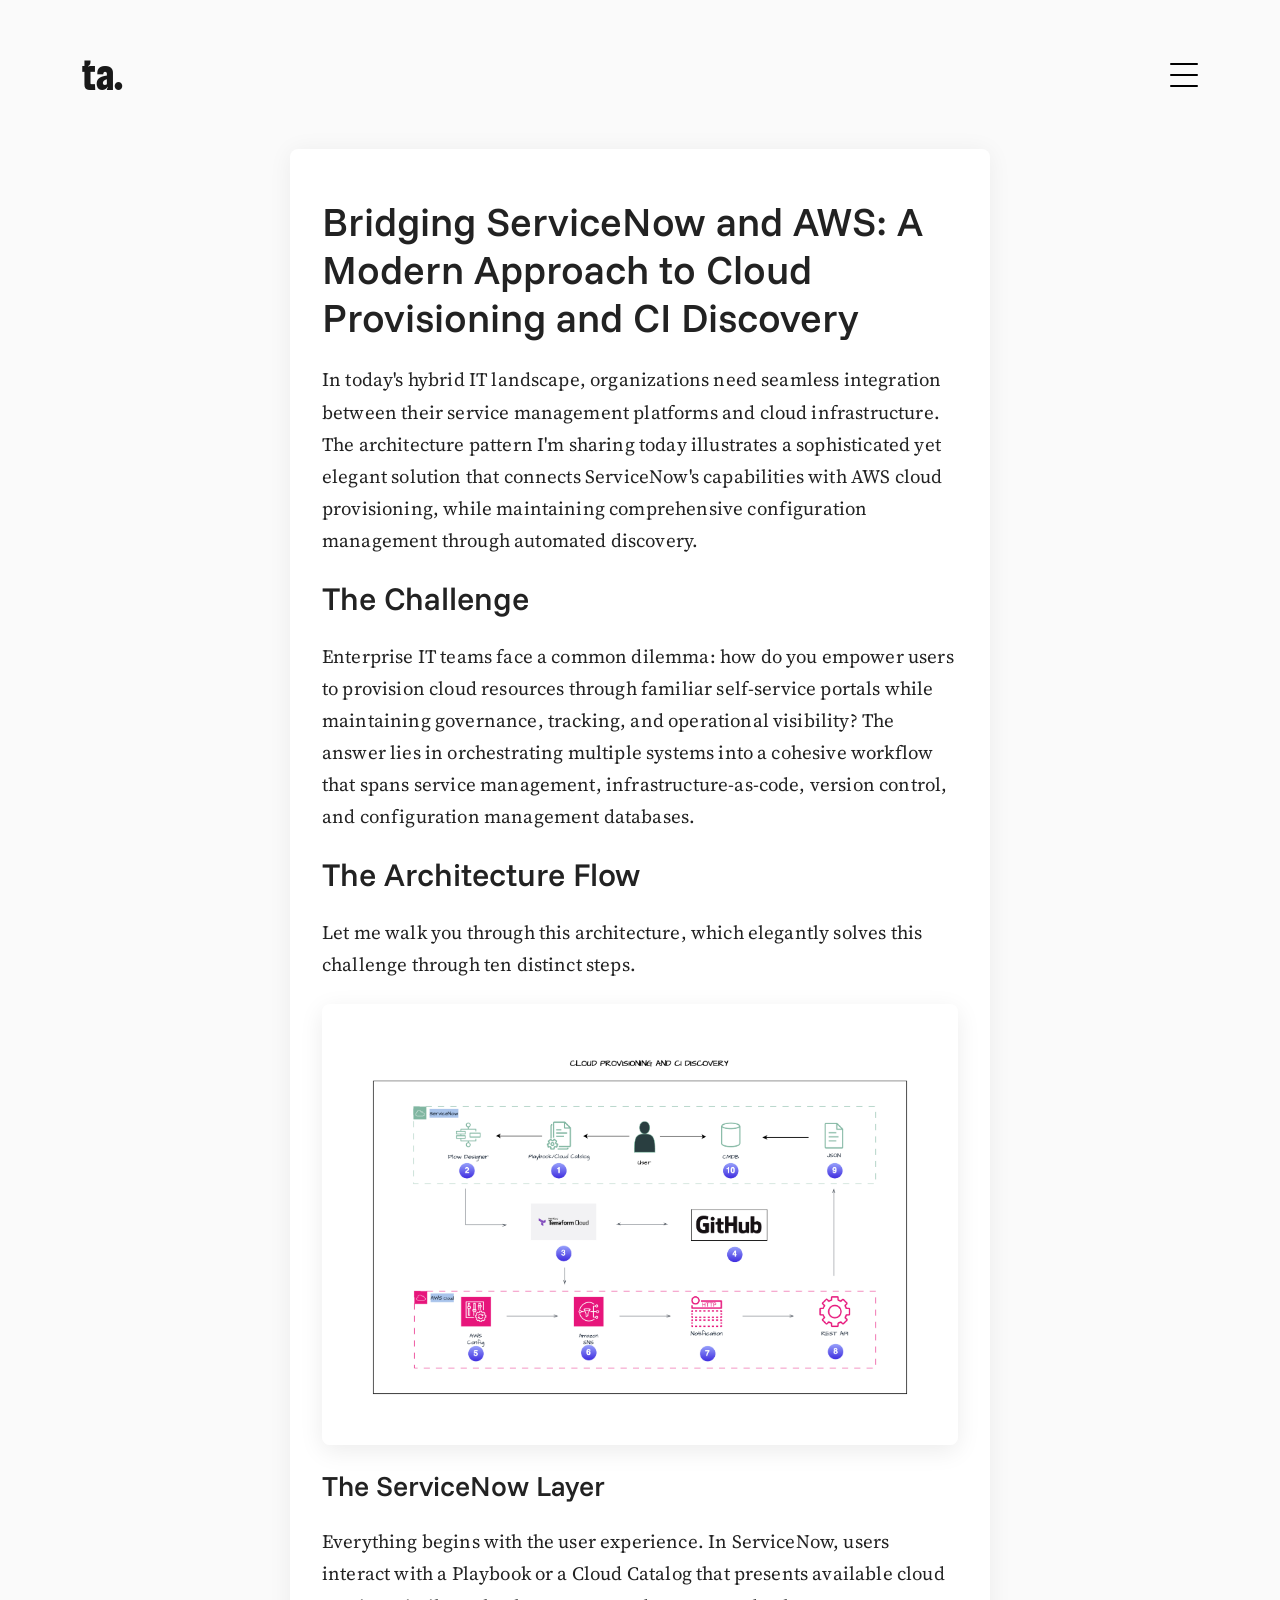
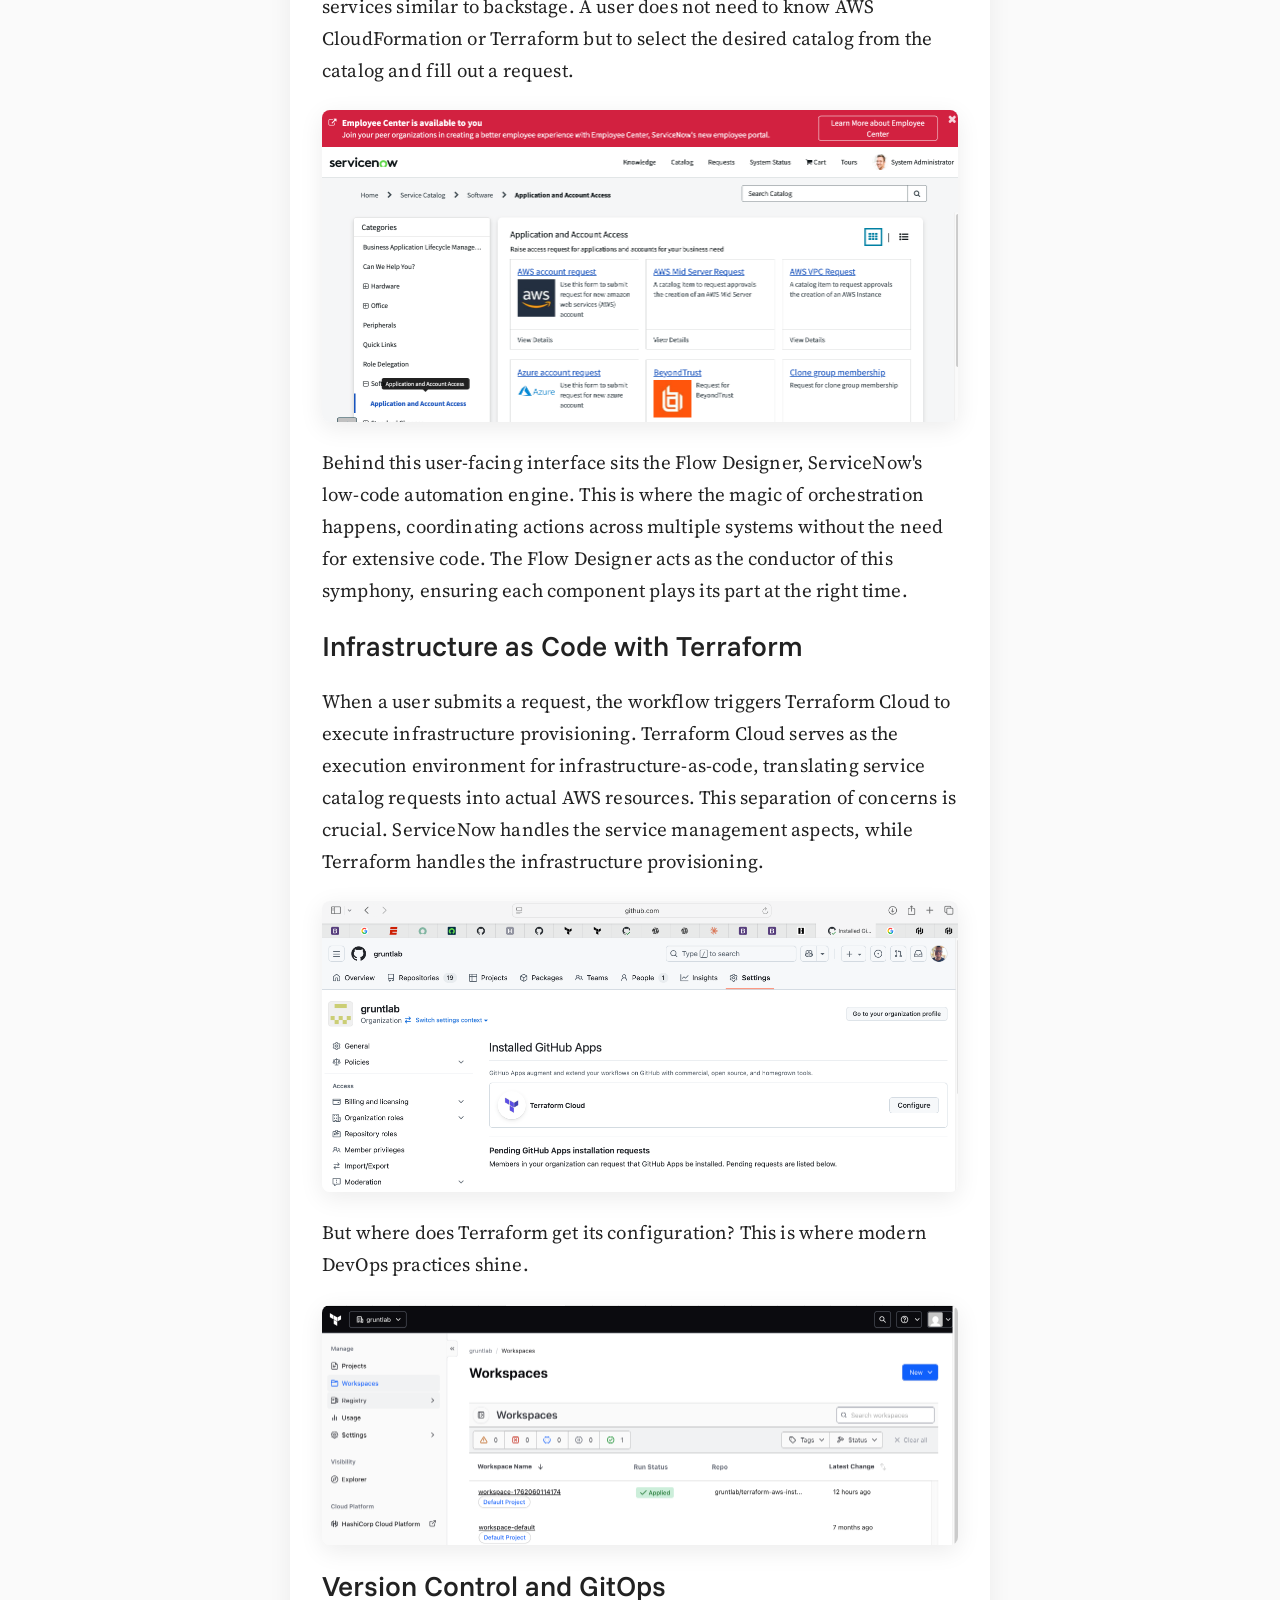
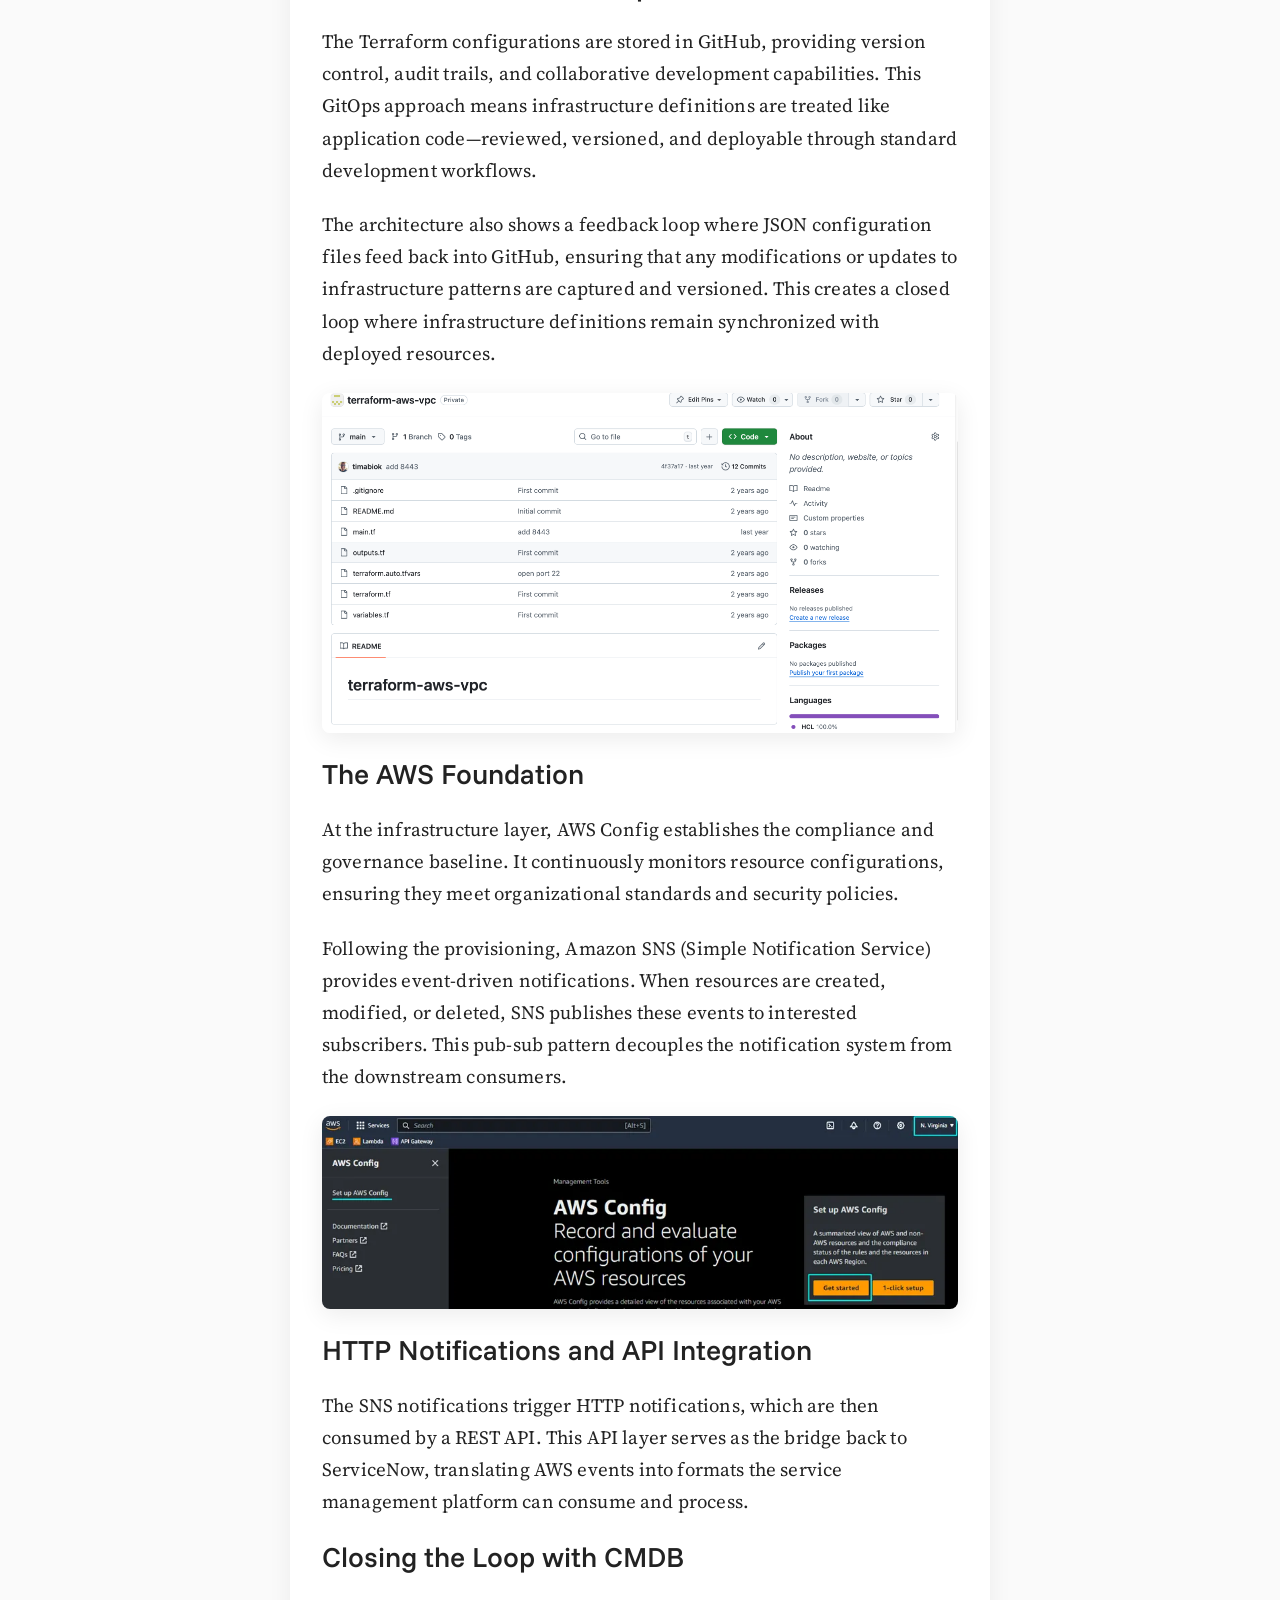
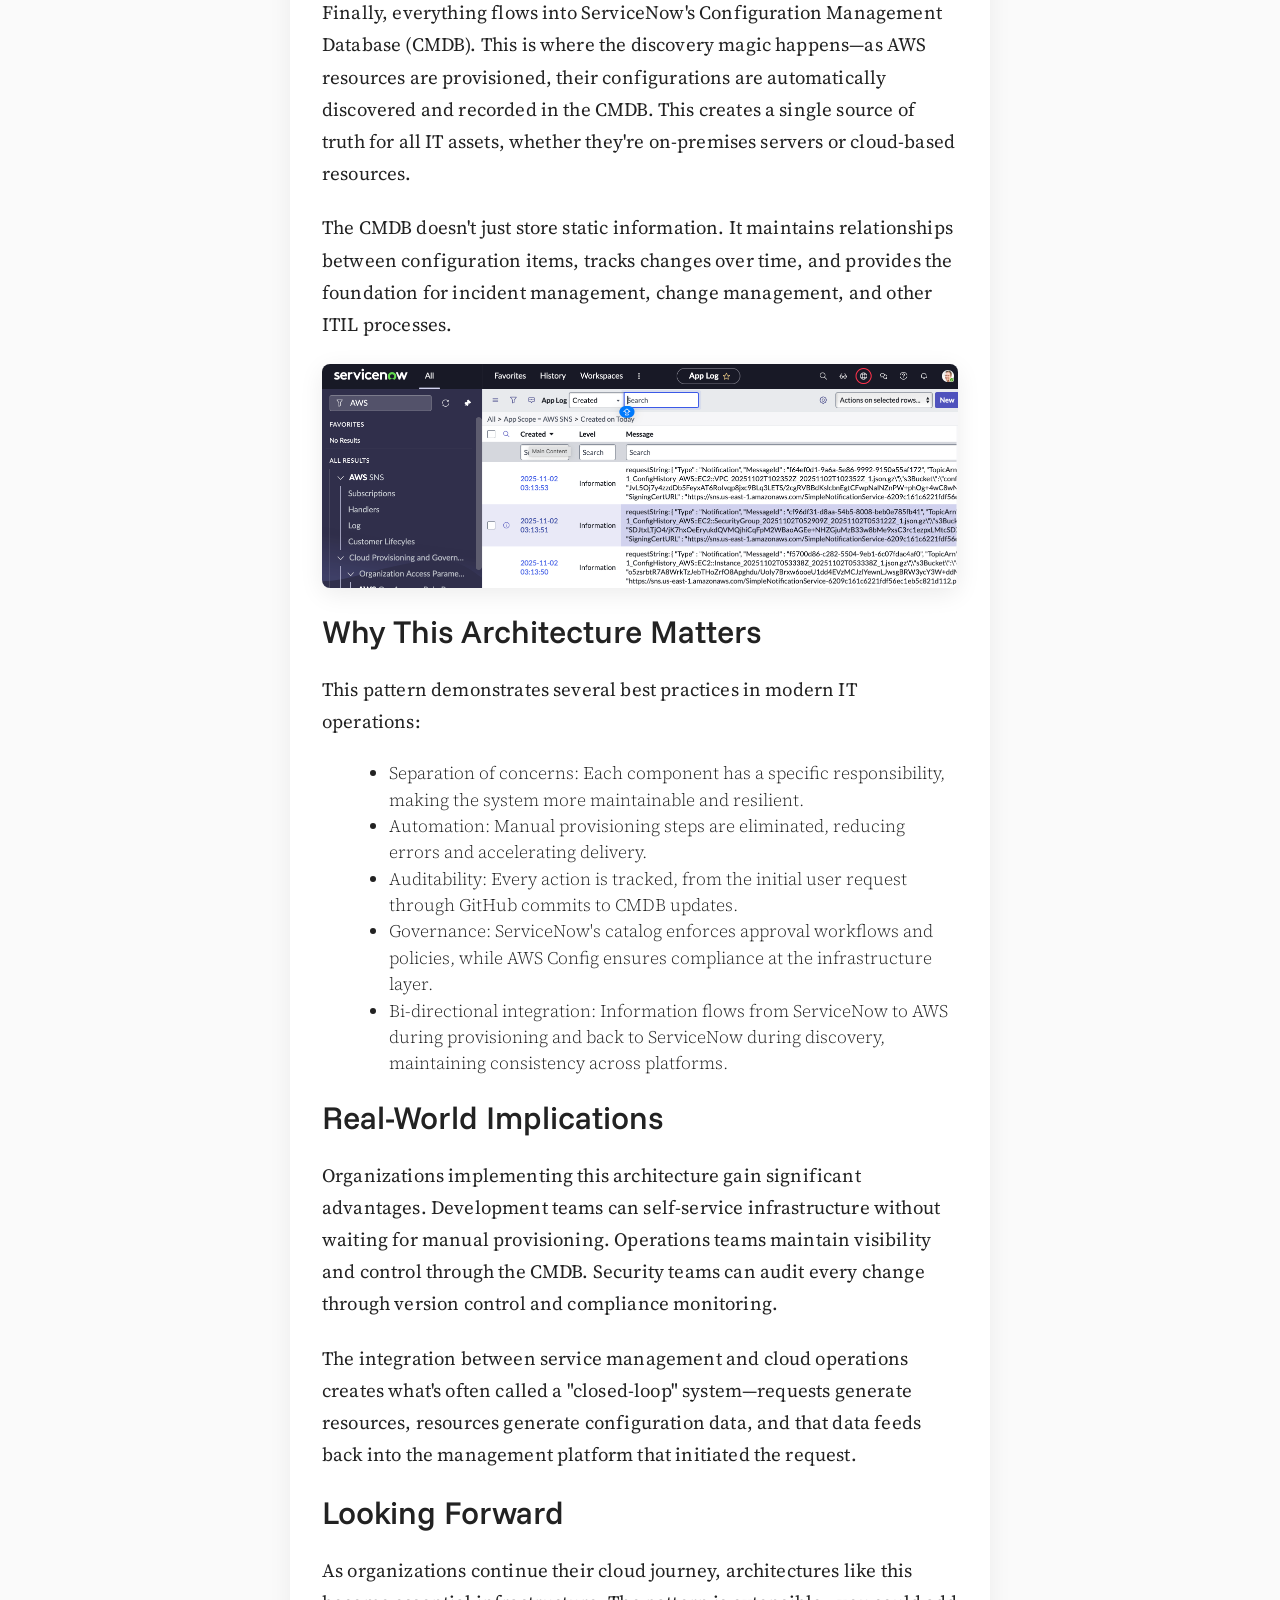
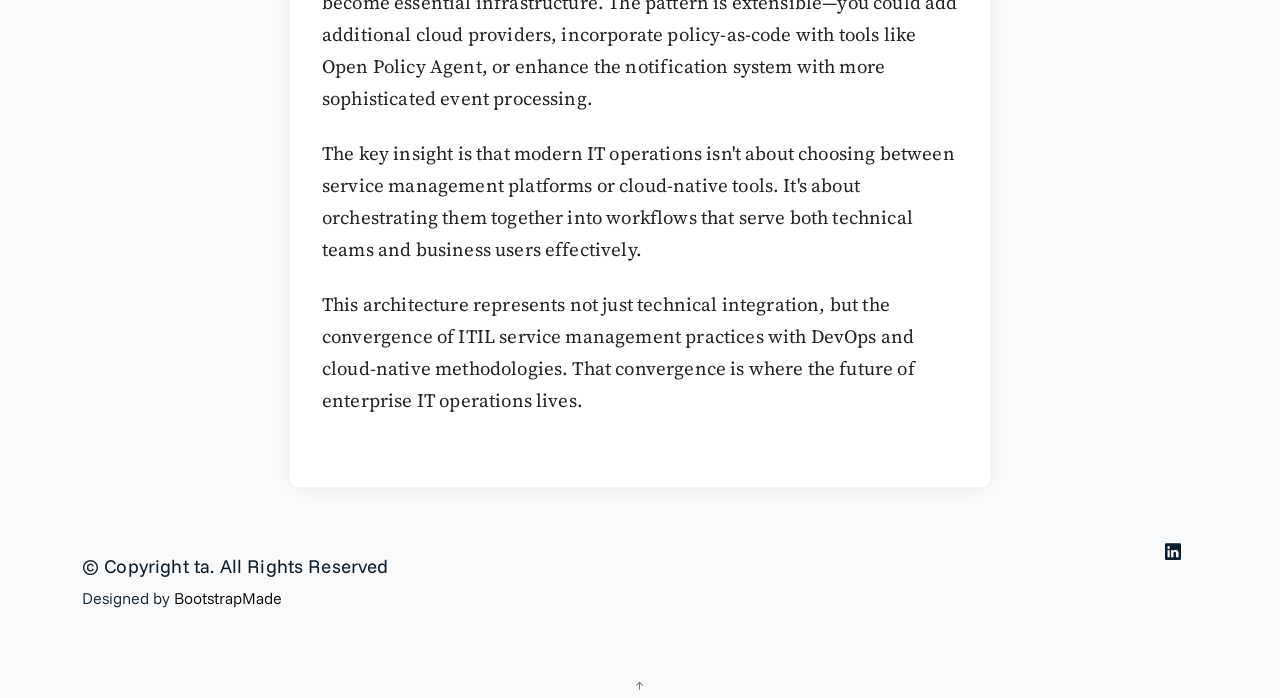
<file: articles/aws-ci-request-management-with-servicenow/article.html>
<!DOCTYPE html>
<html lang="en">

<head>
  <meta charset="utf-8">
  <meta content="width=device-width, initial-scale=1.0" name="viewport">

  <title>ta. - About</title>
  <meta content="" name="description">
  <meta content="" name="keywords">

  <!-- Favicons -->
  <link href="../../../assets/img/favicon.png" rel="icon">
  <link href="../../../assets/img/apple-touch-icon.png" rel="apple-touch-icon">

  <!-- Google Fonts -->
  <link rel="preconnect" href="https://fonts.googleapis.com">
  <link rel="preconnect" href="https://fonts.gstatic.com" crossorigin>
  <link href="https://fonts.googleapis.com/css2?family=Boldonse&family=Funnel+Sans:ital,wght@0,300..800;1,300..800&display=swap" rel="stylesheet">

  <!-- Vendor CSS Files -->
  <link href="../../../assets/vendor/aos/aos.css" rel="stylesheet">
  <link href="../../../assets/vendor/bootstrap/css/bootstrap.min.css" rel="stylesheet">
  <link href="../../../assets/vendor/bootstrap-icons/bootstrap-icons.css" rel="stylesheet">
  <link href="../../../assets/vendor/swiper/swiper-bundle.min.css" rel="stylesheet">

  <!-- Template Main CSS File -->
  <link href="../../../assets/css/style.css" rel="stylesheet">

  <meta name="viewport" content="width=device-width, initial-scale=1.0">
  <!-- Google Fonts: Source Serif 4 (body/headings), Inter (UI/meta), Fira Mono (code) -->
  <link href="https://fonts.googleapis.com/css2?family=Source+Serif+4:wght@400;700&family=Inter:wght@400;600&family=Fira+Mono:wght@400;500&display=swap" rel="stylesheet">
  <style>
    body {
      font-family: 'Source Serif 4', 'Georgia', Cambria, 'Times New Roman', Times, serif;
      background: #fafafa;
      color: #222;
      margin: 0;
      padding: 0;
    }
    
    .container-md {
      max-width: 700px;
      margin: 40px auto;
      background: #fff;
      padding: 48px 32px;
      box-shadow: 0 2px 24px rgba(0,0,0,0.06);
      border-radius: 8px;
    }
    
    p {
      font-size: 1.18em;
      line-height: 1.7;
      margin: 1.2em 0;
    }
    blockquote {
      border-left: 4px solid #00ab6c;
      background: #f4f4f4;
      margin: 1.5em 0;
      padding: 1em 1.5em;
      font-style: italic;
      color: #444;
    }

    .nav-art {
      font-family: "Funnel Sans", sans-serif;
      color: #0d1e2d;
      font-optical-sizing: auto;
      font-weight: 300;
    }
    pre {
      background: #f6f8fa;
      border-radius: 6px;
      padding: 1em;
      overflow-x: auto;
      font-size: 1em;
      margin: 1.5em 0;
      font-family: 'Fira Mono', 'Consolas', 'Menlo', 'Monaco', monospace;
    }
    code {
      background: #f6f8fa;
      border-radius: 4px;
      padding: 0.2em 0.4em;
      font-size: 1em;
      font-family: 'Fira Mono', 'Consolas', 'Menlo', 'Monaco', monospace;
    }
    img {
      max-width: 100%;
      border-radius: 6px;
      margin: 1.5em 0;
      display: block;
    }
    /* Article-specific figure styling */
    .article-figure img {
      width: 100%;
      height: auto;
      border-radius: 8px;
      box-shadow: 0 6px 24px rgba(0,0,0,0.08);
      display: block;
    }
    ul, ol {
      margin: 1.2em 0 1.2em 2em;
      font-size: 1.1em;
    }
    hr {
      border: none;
      border-top: 1px solid #eee;
      margin: 2.5em 0;
    }
    @media (max-width: 800px) {
      .container-md {
        padding: 24px 8px;
      }
    }
  </style>
</head>

  <!-- =======================================================
  * Template Name: MyPortfolio - v4.6.0
  * Template URL: https://bootstrapmade.com/myportfolio-bootstrap-portfolio-website-template/
  * Author: BootstrapMade.com
  * License: https://bootstrapmade.com/license/
  ======================================================== -->
</head>

<body>

  <!-- ======= Navbar ======= -->
  <div class="collapse navbar-collapse custom-navmenu nav-art" id="main-navbar">
    <div class="container py-2 py-md-5">
      <div class="row align-items-start">
        <div class="col-md-2">
          <ul class="custom-menu">
            <li class="active"><a href="/index.html">Home</a></li>
            <li><a href="/about.html">About Me</a></li>
          </ul>
        </div>
        <div class="col-md-6 d-none d-md-block  mr-auto">
          <div class="tweet d-flex">
            <a class="bi bi-linkedin text-white mt-2 mr-3" href="https://www.linkedin.com/in/tim-abiok/">&nbsp;</a>
            <a class="bi bi-github text-white mt-2 mr-3" href="https://github.com/a-bi-ok">&nbsp;</a>
          </div>
        </div>
        <div class="col-md-4 d-none d-md-block">
          <h3>Let's collaborate</h3>
          <p>I am a knowledge ethusiast passionate about learning and sharing. Send me an email at <br> <a href="#">tim.abiok@gmail.com</a></p>
        </div>
      </div>

    </div>
  </div>

  <nav class="navbar navbar-light custom-navbar">
    <div class="container">
      <a class="navbar-brand boldonse-regular" href="/index.html">ta.</a>
      <a href="#" class="burger" data-bs-toggle="collapse" data-bs-target="#main-navbar">
        <span></span>
      </a>
    </div>
  </nav>

  <main id="main">

    <div class="container-md" id="content"></div>
  <script>
    // Rendered article body (sourced from raw.txt)
    const articleHTML = `
      <h1>Bridging ServiceNow and AWS: A Modern Approach to Cloud Provisioning and CI Discovery</h1>
      <p>In today's hybrid IT landscape, organizations need seamless integration between their service management platforms and cloud infrastructure. The architecture pattern I'm sharing today illustrates a sophisticated yet elegant solution that connects ServiceNow's capabilities with AWS cloud provisioning, while maintaining comprehensive configuration management through automated discovery.</p>

      <h2>The Challenge</h2>
      <p>Enterprise IT teams face a common dilemma: how do you empower users to provision cloud resources through familiar self-service portals while maintaining governance, tracking, and operational visibility? The answer lies in orchestrating multiple systems into a cohesive workflow that spans service management, infrastructure-as-code, version control, and configuration management databases.</p>

      <h2>The Architecture Flow</h2>
      <p>Let me walk you through this architecture, which elegantly solves this challenge through ten distinct steps.</p>

      <figure class="article-figure">
        <img src="diagram.png" alt="Architecture diagram showing ServiceNow, Terraform Cloud, GitHub, AWS and CMDB integration" loading="lazy">
      </figure>

      <h3>The ServiceNow Layer</h3>
      <p>Everything begins with the user experience. In ServiceNow, users interact with a Playbook or a Cloud Catalog that presents available cloud services similar to backstage. A user does not need to know AWS CloudFormation or Terraform but to select the desired catalog from the catalog and fill out a request.</p>
      <figure class="article-figure">
        <img src="service-portal.png" alt="servicenow service portal with catalog items" loading="lazy">
      </figure>
      <p>Behind this user-facing interface sits the Flow Designer, ServiceNow's low-code automation engine. This is where the magic of orchestration happens, coordinating actions across multiple systems without the need for extensive code. The Flow Designer acts as the conductor of this symphony, ensuring each component plays its part at the right time.</p>
      
      <h3>Infrastructure as Code with Terraform</h3>
      <p>When a user submits a request, the workflow triggers Terraform Cloud to execute infrastructure provisioning. Terraform Cloud serves as the execution environment for infrastructure-as-code, translating service catalog requests into actual AWS resources. This separation of concerns is crucial. ServiceNow handles the service management aspects, while Terraform handles the infrastructure provisioning.</p>
      <figure class="article-figure">
        <img src="gitops.png" alt="" loading="lazy">
      </figure>
      <p>But where does Terraform get its configuration? This is where modern DevOps practices shine.</p>
      <figure class="article-figure">
        <img src="tfc.png" alt="" loading="lazy">
      </figure>
      <h3>Version Control and GitOps</h3>
      <p>The Terraform configurations are stored in GitHub, providing version control, audit trails, and collaborative development capabilities. This GitOps approach means infrastructure definitions are treated like application code—reviewed, versioned, and deployable through standard development workflows.</p>
      <p>The architecture also shows a feedback loop where JSON configuration files feed back into GitHub, ensuring that any modifications or updates to infrastructure patterns are captured and versioned. This creates a closed loop where infrastructure definitions remain synchronized with deployed resources.</p>
      <figure class="article-figure">
        <img src="iac.png" alt="" loading="lazy">
      </figure>
      <h3>The AWS Foundation</h3>
      <p>At the infrastructure layer, AWS Config establishes the compliance and governance baseline. It continuously monitors resource configurations, ensuring they meet organizational standards and security policies.</p>
      <p>Following the provisioning, Amazon SNS (Simple Notification Service) provides event-driven notifications. When resources are created, modified, or deleted, SNS publishes these events to interested subscribers. This pub-sub pattern decouples the notification system from the downstream consumers.</p>
      <figure class="article-figure">
        <img src="aws-config.png" alt="" loading="lazy">
      </figure>
      <h3>HTTP Notifications and API Integration</h3>
      <p>The SNS notifications trigger HTTP notifications, which are then consumed by a REST API. This API layer serves as the bridge back to ServiceNow, translating AWS events into formats the service management platform can consume and process.</p>

      <h3>Closing the Loop with CMDB</h3>
      <p>Finally, everything flows into ServiceNow's Configuration Management Database (CMDB). This is where the discovery magic happens—as AWS resources are provisioned, their configurations are automatically discovered and recorded in the CMDB. This creates a single source of truth for all IT assets, whether they're on-premises servers or cloud-based resources.</p>
      <p>The CMDB doesn't just store static information. It maintains relationships between configuration items, tracks changes over time, and provides the foundation for incident management, change management, and other ITIL processes.</p>
      <figure class="article-figure">
        <img src="cmdb.png" alt="" loading="lazy">
      </figure>
      <h2>Why This Architecture Matters</h2>
      <p>This pattern demonstrates several best practices in modern IT operations:</p>
      <ul>
        <li>Separation of concerns: Each component has a specific responsibility, making the system more maintainable and resilient.</li>
        <li>Automation: Manual provisioning steps are eliminated, reducing errors and accelerating delivery.</li>
        <li>Auditability: Every action is tracked, from the initial user request through GitHub commits to CMDB updates.</li>
        <li>Governance: ServiceNow's catalog enforces approval workflows and policies, while AWS Config ensures compliance at the infrastructure layer.</li>
        <li>Bi-directional integration: Information flows from ServiceNow to AWS during provisioning and back to ServiceNow during discovery, maintaining consistency across platforms.</li>
      </ul>

      <h2>Real-World Implications</h2>
      <p>Organizations implementing this architecture gain significant advantages. Development teams can self-service infrastructure without waiting for manual provisioning. Operations teams maintain visibility and control through the CMDB. Security teams can audit every change through version control and compliance monitoring.</p>
      <p>The integration between service management and cloud operations creates what's often called a "closed-loop" system—requests generate resources, resources generate configuration data, and that data feeds back into the management platform that initiated the request.</p>

      <h2>Looking Forward</h2>
      <p>As organizations continue their cloud journey, architectures like this become essential infrastructure. The pattern is extensible—you could add additional cloud providers, incorporate policy-as-code with tools like Open Policy Agent, or enhance the notification system with more sophisticated event processing.</p>
      <p>The key insight is that modern IT operations isn't about choosing between service management platforms or cloud-native tools. It's about orchestrating them together into workflows that serve both technical teams and business users effectively.</p>
      <p>This architecture represents not just technical integration, but the convergence of ITIL service management practices with DevOps and cloud-native methodologies. That convergence is where the future of enterprise IT operations lives.</p>

      
    `;

    document.getElementById('content').innerHTML = articleHTML;
  </script>

  </main><!-- End #main -->

  <!-- ======= Footer ======= -->
  <footer class="footer" role="contentinfo">
    <div class="container nav-art">
      <div class="row">
        <div class="col-sm-6">
          <p class="mb-1">&copy; Copyright ta. All Rights Reserved</p>
          <div class="credits">
            <!--
            All the links in the footer should remain intact.
            You can delete the links only if you purchased the pro version.
            Licensing information: https://bootstrapmade.com/license/
            Purchase the pro version with working PHP/AJAX contact form: https://bootstrapmade.com/buy/?theme=MyPortfolio
          -->
            Designed by <a href="https://bootstrapmade.com/">BootstrapMade</a>
          </div>
        </div>
        <div class="col-sm-6 social text-md-end">
          <a href="https://www.linkedin.com/in/tim-abiok"><span class="bi bi-linkedin" ></span></a>
        </div>
      </div>
    </div>
  </footer>

  <a href="#" class="back-to-top d-flex align-items-center justify-content-center"><i class="bi bi-arrow-up-short"></i></a>

  <!-- Vendor JS Files -->
  <script src="../../../assets/vendor/aos/aos.js"></script>
  <script src="../../../assets/vendor/bootstrap/js/bootstrap.bundle.min.js"></script>
  <script src="../../../assets/vendor/isotope-layout/isotope.pkgd.min.js"></script>
  <script src="../../../assets/vendor/php-email-form/validate.js"></script>
  <script src="../../../assets/vendor/swiper/swiper-bundle.min.js"></script>

  <!-- Template Main JS File -->
  <script src="../../../assets/js/main.js"></script>

</body>

</html>
</file>
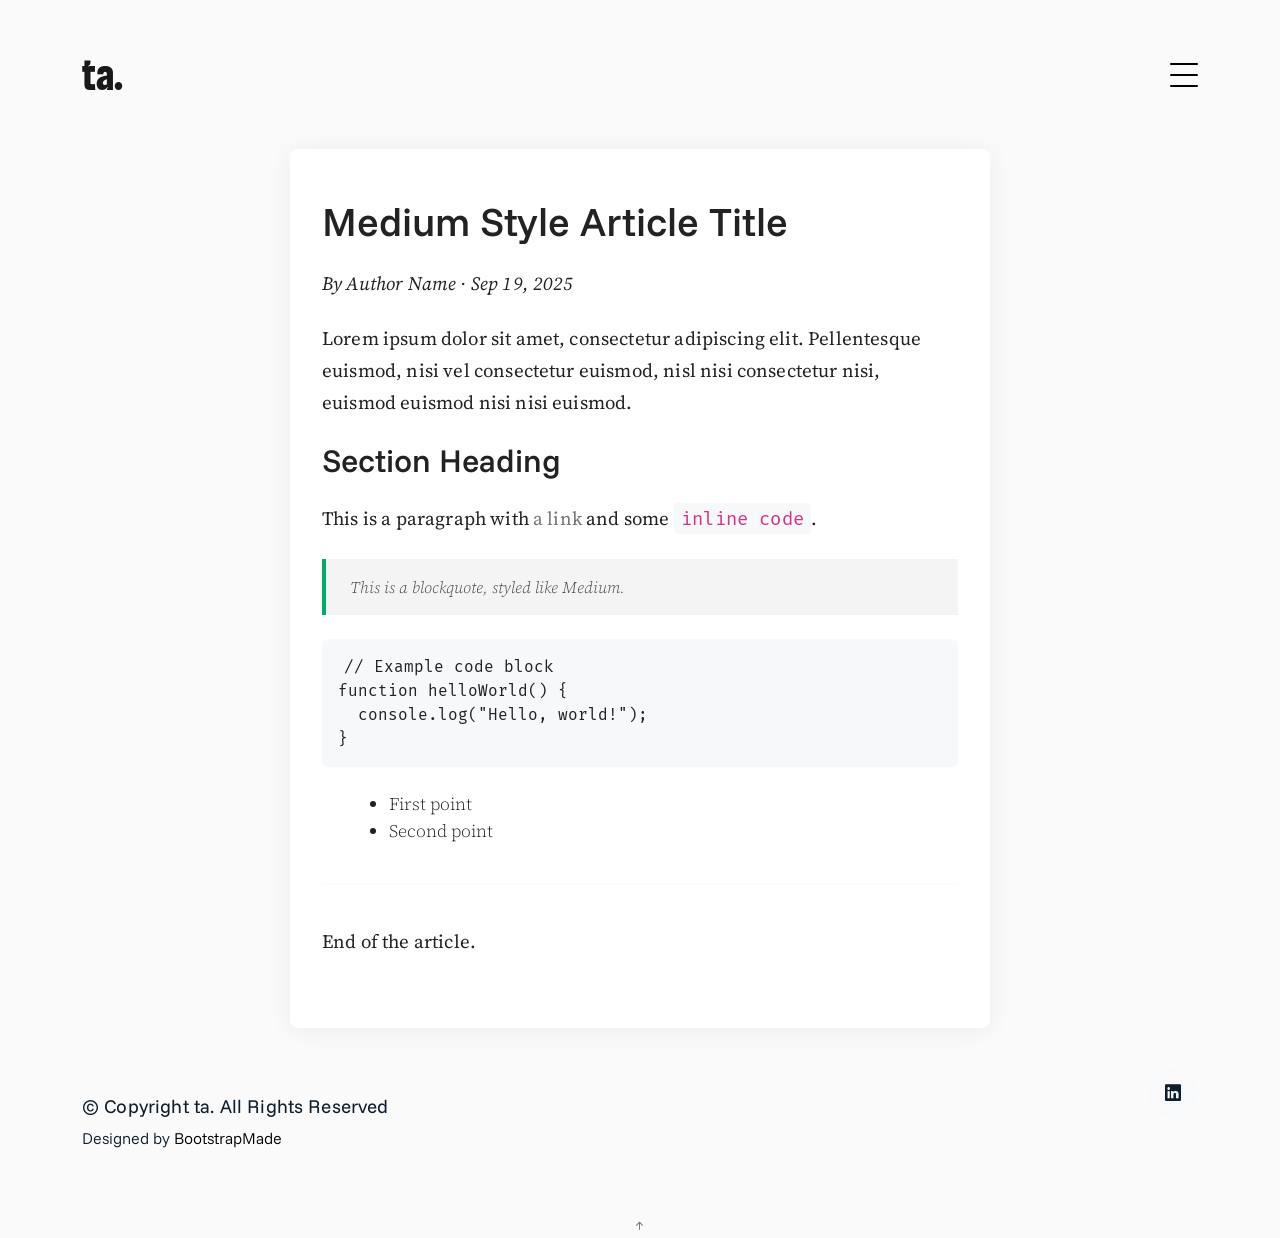
<file: articles/keycloak-aws-deployment/article.html>
<!DOCTYPE html>
<html lang="en">

<head>
  <meta charset="utf-8">
  <meta content="width=device-width, initial-scale=1.0" name="viewport">

  <title>ta. - About</title>
  <meta content="" name="description">
  <meta content="" name="keywords">

  <!-- Favicons -->
  <link href="../../../assets/img/favicon.png" rel="icon">
  <link href="../../../assets/img/apple-touch-icon.png" rel="apple-touch-icon">

  <!-- Google Fonts -->
  <link rel="preconnect" href="https://fonts.googleapis.com">
  <link rel="preconnect" href="https://fonts.gstatic.com" crossorigin>
  <link href="https://fonts.googleapis.com/css2?family=Boldonse&family=Funnel+Sans:ital,wght@0,300..800;1,300..800&display=swap" rel="stylesheet">

  <!-- Vendor CSS Files -->
  <link href="../../../assets/vendor/aos/aos.css" rel="stylesheet">
  <link href="../../../assets/vendor/bootstrap/css/bootstrap.min.css" rel="stylesheet">
  <link href="../../../assets/vendor/bootstrap-icons/bootstrap-icons.css" rel="stylesheet">
  <link href="../../../assets/vendor/swiper/swiper-bundle.min.css" rel="stylesheet">

  <!-- Template Main CSS File -->
  <link href="../../../assets/css/style.css" rel="stylesheet">

  <meta name="viewport" content="width=device-width, initial-scale=1.0">
  <!-- Google Fonts: Source Serif 4 (body/headings), Inter (UI/meta), Fira Mono (code) -->
  <link href="https://fonts.googleapis.com/css2?family=Source+Serif+4:wght@400;700&family=Inter:wght@400;600&family=Fira+Mono:wght@400;500&display=swap" rel="stylesheet">
  <style>
    body {
      font-family: 'Source Serif 4', 'Georgia', Cambria, 'Times New Roman', Times, serif;
      background: #fafafa;
      color: #222;
      margin: 0;
      padding: 0;
    }
    
    .container-md {
      max-width: 700px;
      margin: 40px auto;
      background: #fff;
      padding: 48px 32px;
      box-shadow: 0 2px 24px rgba(0,0,0,0.06);
      border-radius: 8px;
    }
    
    p {
      font-size: 1.18em;
      line-height: 1.7;
      margin: 1.2em 0;
    }
    blockquote {
      border-left: 4px solid #00ab6c;
      background: #f4f4f4;
      margin: 1.5em 0;
      padding: 1em 1.5em;
      font-style: italic;
      color: #444;
    }

    .nav-art {
      font-family: "Funnel Sans", sans-serif;
      color: #0d1e2d;
      font-optical-sizing: auto;
      font-weight: 300;
    }
    pre {
      background: #f6f8fa;
      border-radius: 6px;
      padding: 1em;
      overflow-x: auto;
      font-size: 1em;
      margin: 1.5em 0;
      font-family: 'Fira Mono', 'Consolas', 'Menlo', 'Monaco', monospace;
    }
    code {
      background: #f6f8fa;
      border-radius: 4px;
      padding: 0.2em 0.4em;
      font-size: 1em;
      font-family: 'Fira Mono', 'Consolas', 'Menlo', 'Monaco', monospace;
    }
    img {
      max-width: 100%;
      border-radius: 6px;
      margin: 1.5em 0;
      display: block;
    }
    ul, ol {
      margin: 1.2em 0 1.2em 2em;
      font-size: 1.1em;
    }
    hr {
      border: none;
      border-top: 1px solid #eee;
      margin: 2.5em 0;
    }
    @media (max-width: 800px) {
      .container-md {
        padding: 24px 8px;
      }
    }
  </style>
</head>

  <!-- =======================================================
  * Template Name: MyPortfolio - v4.6.0
  * Template URL: https://bootstrapmade.com/myportfolio-bootstrap-portfolio-website-template/
  * Author: BootstrapMade.com
  * License: https://bootstrapmade.com/license/
  ======================================================== -->
</head>

<body>

  <!-- ======= Navbar ======= -->
  <div class="collapse navbar-collapse custom-navmenu nav-art" id="main-navbar">
    <div class="container py-2 py-md-5">
      <div class="row align-items-start">
        <div class="col-md-2">
          <ul class="custom-menu">
            <li class="active"><a href="/index.html">Home</a></li>
            <li><a href="/about.html">About Me</a></li>
          </ul>
        </div>
        <div class="col-md-6 d-none d-md-block  mr-auto">
          <div class="tweet d-flex">
            <a class="bi bi-linkedin text-white mt-2 mr-3" href="https://www.linkedin.com/in/tim-abiok/">&nbsp;</a>
            <a class="bi bi-github text-white mt-2 mr-3" href="https://github.com/a-bi-ok">&nbsp;</a>
          </div>
        </div>
        <div class="col-md-4 d-none d-md-block">
          <h3>Let's collaborate</h3>
          <p>I am a knowledge ethusiast passionate about learning and sharing. Send me an email at <br> <a href="#">tim.abiok@gmail.com</a></p>
        </div>
      </div>

    </div>
  </div>

  <nav class="navbar navbar-light custom-navbar">
    <div class="container">
      <a class="navbar-brand boldonse-regular" href="/index.html">ta.</a>
      <a href="#" class="burger" data-bs-toggle="collapse" data-bs-target="#main-navbar">
        <span></span>
      </a>
    </div>
  </nav>

  <main id="main">

    <div class="container-md" id="content"></div>
  <script>
    // JSON structure for the article content
    const articleContent = {
      title: "Medium Style Article Title",
      meta: "By Author Name · Sep 19, 2025",
      sections: [
        { type: "p", text: "Lorem ipsum dolor sit amet, consectetur adipiscing elit. Pellentesque euismod, nisi vel consectetur euismod, nisl nisi consectetur nisi, euismod euismod nisi nisi euismod." },
        { type: "h2", text: "Section Heading" },
        { type: "p", text: "This is a paragraph with <a href='#'>a link</a> and some <code>inline code</code>." },
        { type: "blockquote", text: "This is a blockquote, styled like Medium." },
        { type: "pre", text: "// Example code block\nfunction helloWorld() {\n  console.log(\"Hello, world!\");\n}" },
        { type: "ul", items: ["First point", "Second point"] },
        { type: "hr" },
        { type: "p", text: "End of the article." }
      ]
    };

    // Render function for the JSON content
    function renderContent(content) {
      let html = `<h1>${content.title}</h1>`;
      html += `<p class="meta"><em>${content.meta}</em></p>`;
      content.sections.forEach(section => {
        if (section.type === "p") html += `<p>${section.text}</p>`;
        else if (section.type === "h2") html += `<h2>${section.text}</h2>`;
        else if (section.type === "h3") html += `<h3>${section.text}</h3>`;
        else if (section.type === "blockquote") html += `<blockquote>${section.text}</blockquote>`;
        else if (section.type === "pre") html += `<pre><code>${section.text}</code></pre>`;
        else if (section.type === "ul") html += `<ul>${section.items.map(item => `<li>${item}</li>`).join('')}</ul>`;
        else if (section.type === "ol") html += `<ol>${section.items.map(item => `<li>${item}</li>`).join('')}</ol>`;
        else if (section.type === "hr") html += `<hr>`;
      });
      document.getElementById('content').innerHTML = html;
    }

    renderContent(articleContent);
  </script>

  </main><!-- End #main -->

  <!-- ======= Footer ======= -->
  <footer class="footer" role="contentinfo">
    <div class="container nav-art">
      <div class="row">
        <div class="col-sm-6">
          <p class="mb-1">&copy; Copyright ta. All Rights Reserved</p>
          <div class="credits">
            <!--
            All the links in the footer should remain intact.
            You can delete the links only if you purchased the pro version.
            Licensing information: https://bootstrapmade.com/license/
            Purchase the pro version with working PHP/AJAX contact form: https://bootstrapmade.com/buy/?theme=MyPortfolio
          -->
            Designed by <a href="https://bootstrapmade.com/">BootstrapMade</a>
          </div>
        </div>
        <div class="col-sm-6 social text-md-end">
          <a href="https://www.linkedin.com/in/tim-abiok"><span class="bi bi-linkedin" ></span></a>
        </div>
      </div>
    </div>
  </footer>

  <a href="#" class="back-to-top d-flex align-items-center justify-content-center"><i class="bi bi-arrow-up-short"></i></a>

  <!-- Vendor JS Files -->
  <script src="../../../assets/vendor/aos/aos.js"></script>
  <script src="../../../assets/vendor/bootstrap/js/bootstrap.bundle.min.js"></script>
  <script src="../../../assets/vendor/isotope-layout/isotope.pkgd.min.js"></script>
  <script src="../../../assets/vendor/php-email-form/validate.js"></script>
  <script src="../../../assets/vendor/swiper/swiper-bundle.min.js"></script>

  <!-- Template Main JS File -->
  <script src="../../../assets/js/main.js"></script>

</body>

</html>
</file>
<file: assets/css/style.css>
/**
* Template Name: MyPortfolio - v4.6.0
* Template URL: https://bootstrapmade.com/myportfolio-bootstrap-portfolio-website-template/
* Author: BootstrapMade.com
* License: https://bootstrapmade.com/license/
*/

/*--------------------------------------------------------------
# General
--------------------------------------------------------------*/
body {
  font-family: "Funnel Sans", sans-serif;
  color: #0d1e2d;
  font-optical-sizing: auto;
  font-weight: 300;
}

p {
  font-optical-sizing: auto;
  font-weight: 400;
  font-style: normal;
  font-size: 1.125rem;      /* ~18px */
  line-height: 1.7;         /* airy like Medium */
  letter-spacing: 0.01rem;  /* subtle */
}

a {
  color: #777;
  text-decoration: none;
}

a:hover {
  color: #000;
}

h1, h2, h3, h4, h5, h6, .font-heading {
  font-family: "Funnel Sans", sans-serif;
  font-optical-sizing: auto;
  font-style: normal;
}

.section {
  padding: 7rem 0;
}

.boldonse-regular {
  font-family: "Boldonse", system-ui;
  font-weight: 400;
  font-style: normal;
}


.filters a {
  text-decoration: none;
  color: #000;
  display: inline-block;
  padding-left: 10px;
  padding-right: 10px;
  position: relative;
}
.filters a:hover, .filters a:focus, .filters a:active {
  text-decoration: none;
}
.filters a:hover:before {
  content: "";
  position: absolute;
  left: 10px;
  right: 10px;
  bottom: 0;
  height: 1px;
  background-color: #000;
}
.filters a.active {
  color: #000;
}
.filters a.active:before {
  content: "";
  position: absolute;
  left: 10px;
  right: 10px;
  bottom: 0;
  height: 1px;
  background-color: #000;
}

.item {
  border: none;
  margin-bottom: 30px;
}
.item .item-wrap {
  display: block;
  position: relative;
  overflow: hidden;
}
.item .item-wrap:after {
  z-index: 2;
  position: absolute;
  content: "";
  top: 0;
  left: 0;
  right: 0;
  bottom: 0;
  background: rgba(0, 0, 0, 0.4);
  visibility: hidden;
  opacity: 0;
  transition: 0.3s all ease-in-out;
}
.item .item-wrap img {
  transition: 0.3s transform ease;
  transform: scale(1);
}
.item .item-wrap > .work-info {
  position: absolute;
  top: 50%;
  width: 100%;
  text-align: center;
  z-index: 3;
  transform: translateY(-50%);
  color: #fff;
  opacity: 0;
  visibility: hidden;
  margin-top: 20px;
  transition: 0.3s all ease;
}
.item .item-wrap > .work-info h3 {
  font-size: 20px;
  margin-bottom: 0;
}
.item .item-wrap > .work-info span {
  font-size: 14px;
  text-transform: uppercase;
  letter-spacing: 0.2rem;
}
.item .item-wrap:hover {
  text-decoration: none;
}
.item .item-wrap:hover img {
  transform: scale(1.05);
}
.item .item-wrap:hover:after {
  opacity: 1;
  visibility: visible;
}
.item .item-wrap:hover .work-info {
  margin-top: 0px;
  opacity: 1;
  visibility: visible;
}

.testimonial-wrap {
  padding: 50px 50px 80px 50px;
  background: #eceff2;
}
.testimonial-wrap .testimonial {
  text-align: center;
  max-width: 500px;
  margin: 0 auto;
}
.testimonial-wrap .testimonial img {
  border-radius: 50%;
  width: 120px;
  margin: 0 auto 30px auto;
}
.testimonial-wrap .testimonial blockquote p {
  font-size: 20px;
}

.h3 {
  font-size: 20px;
}

.h4 {
  font-size: 16px;
}

.heading {
  font-size: 28px;
}

.readmore {
  display: inline-block;
  border: 1px solid #000;
  padding: 10px 15px;
  font-size: 12px;
  text-transform: uppercase;
  color: #000;
  transition: 0.2s all ease;
  font-weight: 700;
}
.readmore:active, .readmore:focus, .readmore:hover {
  outline: none;
}
.readmore:hover {
  color: #fff;
  text-decoration: none;
  background: #000;
}

.testimonials-slider .swiper-pagination {
  margin-top: -60px;
  position: relative;
}
.testimonials-slider .swiper-pagination .swiper-pagination-bullet {
  width: 12px;
  height: 12px;
  background-color: rgba(13, 30, 45, 0.3);
  opacity: 1;
}
.testimonials-slider .swiper-pagination .swiper-pagination-bullet-active {
  background-color: rgba(13, 30, 45, 0.6);
}

.sticky-content {
  position: sticky;
  position: -webkit-sticky;
  top: 0;
  /* required */
}

.list-line li {
  margin-bottom: 10px;
  position: relative;
  padding-left: 30px;
}
.list-line li:before {
  content: "";
  position: absolute;
  left: 0;
  top: 0.7rem;
  width: 10px;
  height: 2px;
  background: #000;
}

.form-control {
  border-radius: 0;
  background: #f8f9fa;
  border: 1px solid transparent;
  padding-top: 10px !important;
  padding-bottom: 10px !important;
}
.form-control:active, .form-control:focus {
  background: #eff1f4;
  outline: none;
  box-shadow: none;
  border: 1px solid transparent;
}

.custom-progress {
  height: 7px;
  border-radius: 0;
}
.custom-progress .progress-bar {
  background: #000;
}

/* Services */
.services i {
  font-size: 40px;
}
.services h4 {
  padding-top: 10px;
}

/* Contact Form */
.php-email-form .error-message {
  display: none;
  color: #fff;
  background: #ed3c0d;
  text-align: left;
  padding: 15px;
  font-weight: 600;
}
.php-email-form .error-message br + br {
  margin-top: 25px;
}
.php-email-form .sent-message {
  display: none;
  color: #fff;
  background: #18d26e;
  text-align: center;
  padding: 15px;
  font-weight: 600;
}
.php-email-form .loading {
  display: none;
  background: #fff;
  text-align: center;
  padding: 15px;
}
.php-email-form .loading:before {
  content: "";
  display: inline-block;
  border-radius: 50%;
  width: 24px;
  height: 24px;
  margin: 0 10px -6px 0;
  border: 3px solid #18d26e;
  border-top-color: #eee;
  -webkit-animation: animate-loading 1s linear infinite;
  animation: animate-loading 1s linear infinite;
}

@-webkit-keyframes animate-loading {
  0% {
    transform: rotate(0deg);
  }
  100% {
    transform: rotate(360deg);
  }
}

@keyframes animate-loading {
  0% {
    transform: rotate(0deg);
  }
  100% {
    transform: rotate(360deg);
  }
}
/*--------------------------------------------------------------
# Header
--------------------------------------------------------------*/
/* Custom Navmenu */
.custom-navmenu {
  background: #0d1e2d;
}
.custom-navmenu .custom-menu, .custom-navmenu .custom-menu li {
  padding: 0;
  margin: 0;
  list-style: none;
}
.custom-navmenu .custom-menu li {
  margin-bottom: 0;
  font-size: 20px;
}
.custom-navmenu .custom-menu li a {
  color: #fff;
  padding: 10px 0 !important;
}
.custom-navmenu .custom-menu li a:hover {
  text-decoration: none;
}
.custom-navmenu .custom-menu li.active a {
  text-decoration: underline;
}
.custom-navmenu h3 {
  font-size: 20px;
  color: #fff;
}
.custom-navmenu p {
  color: rgba(255, 255, 255, 0.6);
}
.custom-navmenu a {
  color: rgba(255, 255, 255, 0.7);
}
.custom-navmenu a:hover {
  color: #fff;
}

/* Custom Navbar */
.custom-navbar {
  padding-top: 50px;
  width: 100%;
}
@media (max-width: 780px) {
  .custom-navbar > .container {
    padding-right: 0;
    padding-left: 0;
  }
}
.custom-navbar .navbar-brand {
  font-size: 1.7rem;
}

/* Burger */
.burger {
  width: 28px;
  height: 32px;
  cursor: pointer;
  position: relative;
}

.burger:before, .burger span, .burger:after {
  width: 100%;
  height: 2px;
  display: block;
  background: #000;
  border-radius: 2px;
  position: absolute;
  opacity: 1;
}

.burger:before, .burger:after {
  transition: top 0.35s cubic-bezier(0.23, 1, 0.32, 1), transform 0.35s cubic-bezier(0.23, 1, 0.32, 1), opacity 0.35s cubic-bezier(0.23, 1, 0.32, 1), background-color 1.15s cubic-bezier(0.86, 0, 0.07, 1);
  -webkit-transition: top 0.35s cubic-bezier(0.23, 1, 0.32, 1), -webkit-transform 0.35s cubic-bezier(0.23, 1, 0.32, 1), opacity 0.35s cubic-bezier(0.23, 1, 0.32, 1), background-color 1.15s cubic-bezier(0.86, 0, 0.07, 1);
  content: "";
}

.burger:before {
  top: 4px;
}

.burger span {
  top: 15px;
}

.burger:after {
  top: 26px;
}

/* Hover */
.burger:hover:before {
  top: 7px;
}

.burger:hover:after {
  top: 23px;
}

/* Click */
.burger.active span {
  opacity: 0;
}

.burger.active:before, .burger.active:after {
  top: 40%;
}

.burger.active:before {
  transform: rotate(45deg);
}

.burger.active:after {
  transform: rotate(-45deg);
}

.burger:focus {
  outline: none;
}

/*--------------------------------------------------------------
# Footer
--------------------------------------------------------------*/
.footer {
  padding: 0 0 4rem 0;
}
.footer a {
  color: #000;
}

.social a {
  display: inline-block;
  width: 50px;
  height: 50px;
  border-radius: 50%;
  background: #f8f9fa;
  position: relative;
  text-align: center;
  color: #0d1e2d;
}
.social a span {
  display: inline-block;
  left: 50%;
  position: absolute;
  top: 50%;
  transform: translate(-50%, -50%);
}
.social a:hover {
  color: #000;
}
</file>
